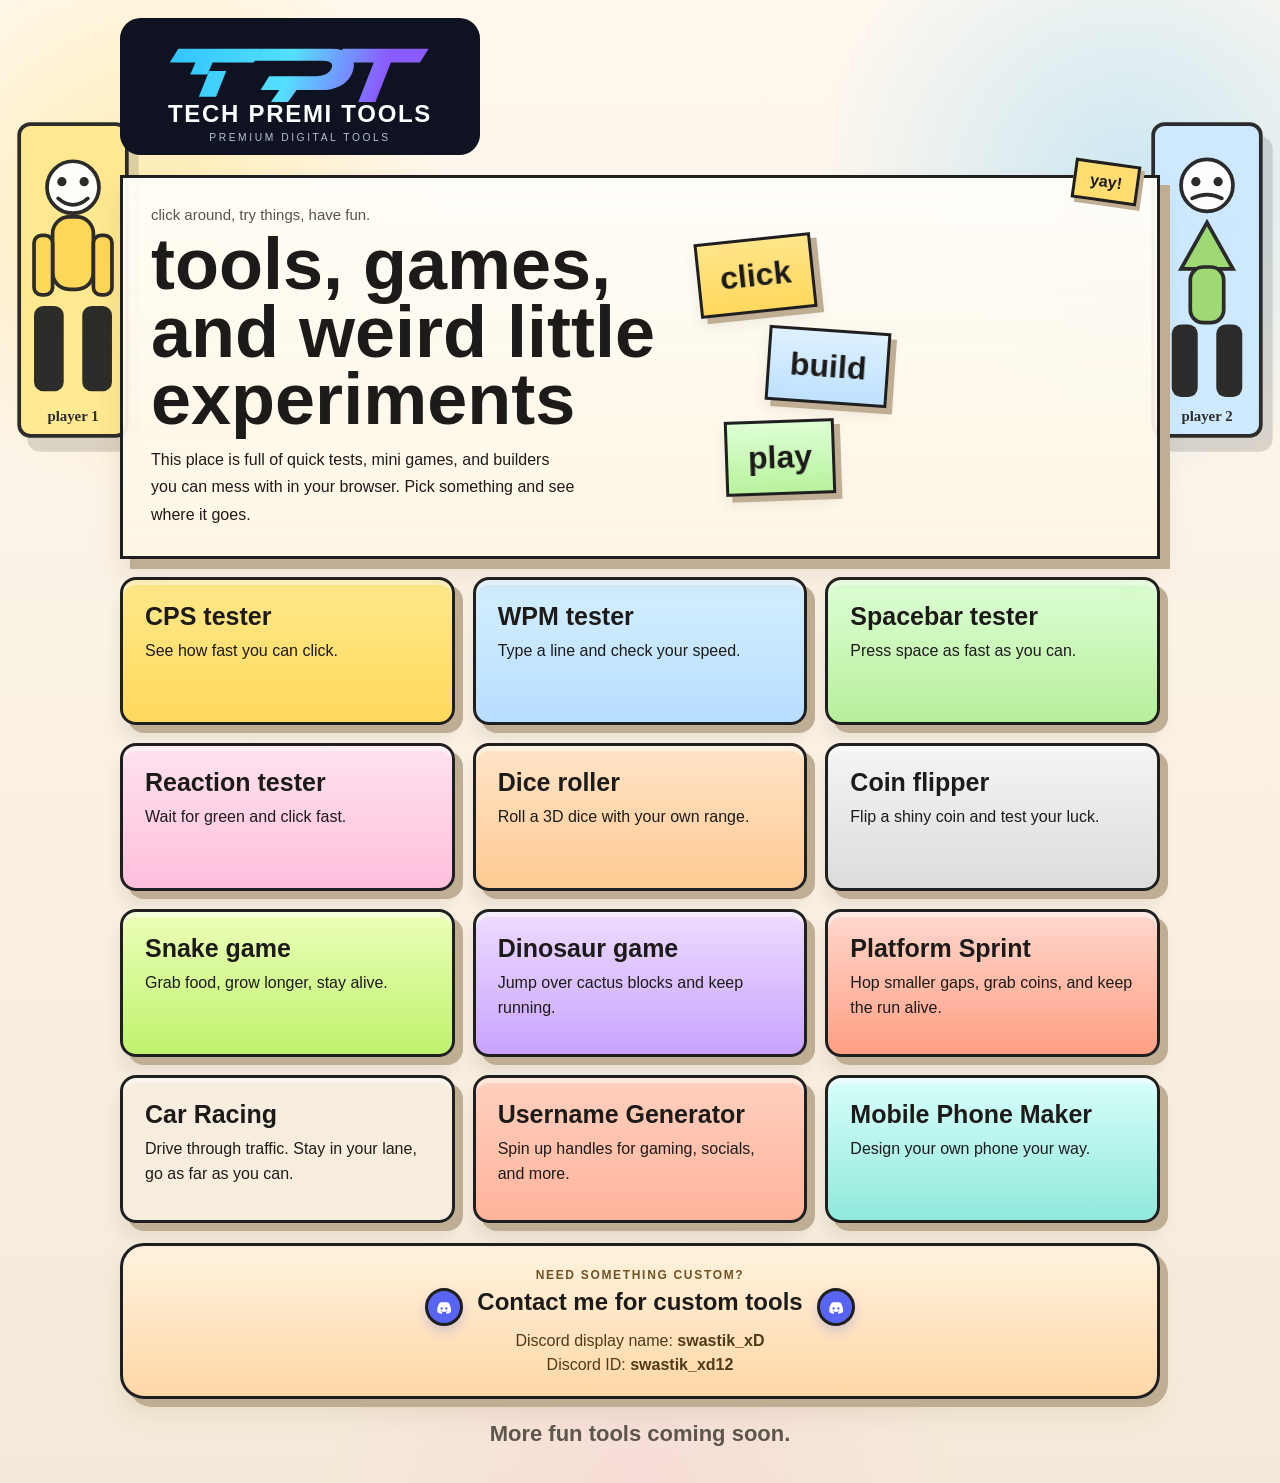
<file: index.html>
<!DOCTYPE html>
<html lang="en">
<head>
  <meta charset="UTF-8">
  <meta name="viewport" content="width=device-width, initial-scale=1.0">
  <title>Tech Premi Lab — Updated</title>
  <meta name="description" content="Tech Premi Lab is a colorful collection of fun tools, mini games, and creative builders.">
  <link rel="stylesheet" href="styles.css">
</head>
<body>
  <div class="page page-home">
    <header class="hero-header">
      <a class="home-brand logo-brand" href="index.html"><img class="site-logo" src="logo.svg" alt="Tech Premi Tools logo"></a>
    </header>

    <main>
      <section class="hero-board">
        <div class="hero-copy">
          <p class="tag-line">click around, try things, have fun.</p>
          <h1>tools, games, and weird little experiments</h1>
          <p class="hero-text">This place is full of quick tests, mini games, and builders you can mess with in your browser. Pick something and see where it goes.</p>
        </div>
        <div class="hero-doodles">
          <div class="doodle doodle-one">click</div>
          <div class="doodle doodle-two">build</div>
          <div class="doodle doodle-three">play</div>
        </div>
      </section>

      <section class="tool-wall">
        <a class="wall-card yellow" href="cps.html"><strong>CPS tester</strong><span>See how fast you can click.</span></a>
        <a class="wall-card blue" href="wpm.html"><strong>WPM tester</strong><span>Type a line and check your speed.</span></a>
        <a class="wall-card green" href="spacebar.html"><strong>Spacebar tester</strong><span>Press space as fast as you can.</span></a>
        <a class="wall-card pink" href="reaction.html"><strong>Reaction tester</strong><span>Wait for green and click fast.</span></a>
        <a class="wall-card orange" href="dice.html"><strong>Dice roller</strong><span>Roll a 3D dice with your own range.</span></a>
        <a class="wall-card gray" href="coin.html"><strong>Coin flipper</strong><span>Flip a shiny coin and test your luck.</span></a>
        <a class="wall-card lime" href="snake.html"><strong>Snake game</strong><span>Grab food, grow longer, stay alive.</span></a>
        <a class="wall-card purple" href="dinosaur.html"><strong>Dinosaur game</strong><span>Jump over cactus blocks and keep running.</span></a>
        <a class="wall-card red" href="mario.html"><strong>Platform Sprint</strong><span>Hop smaller gaps, grab coins, and keep the run alive.</span></a>
        <a class="wall-card crimson" href="car-racing.html"><strong>Car Racing</strong><span>Drive through traffic. Stay in your lane, go as far as you can.</span></a>
        <a class="wall-card coral" href="username-generator.html"><strong>Username Generator</strong><span>Spin up handles for gaming, socials, and more.</span></a>
        <a class="wall-card teal" href="mobile-maker.html"><strong>Mobile Phone Maker</strong><span>Design your own phone your way.</span></a>
      </section>

      <section class="contact-box">
        <p class="contact-kicker">Need something custom?</p>
        <div class="contact-title-row">
          <span class="discord-logo" aria-hidden="true"></span>
          <h2>Contact me for custom tools</h2>
          <span class="discord-logo" aria-hidden="true"></span>
        </div>
        <p class="contact-name">Discord display name: <strong>swastik_xD</strong></p>
        <p class="contact-id">Discord ID: <strong>swastik_xd12</strong></p>
      </section>

      <p class="coming-soon">More fun tools coming soon.</p>
    </main>
  </div>
</body>
</html>
</file>
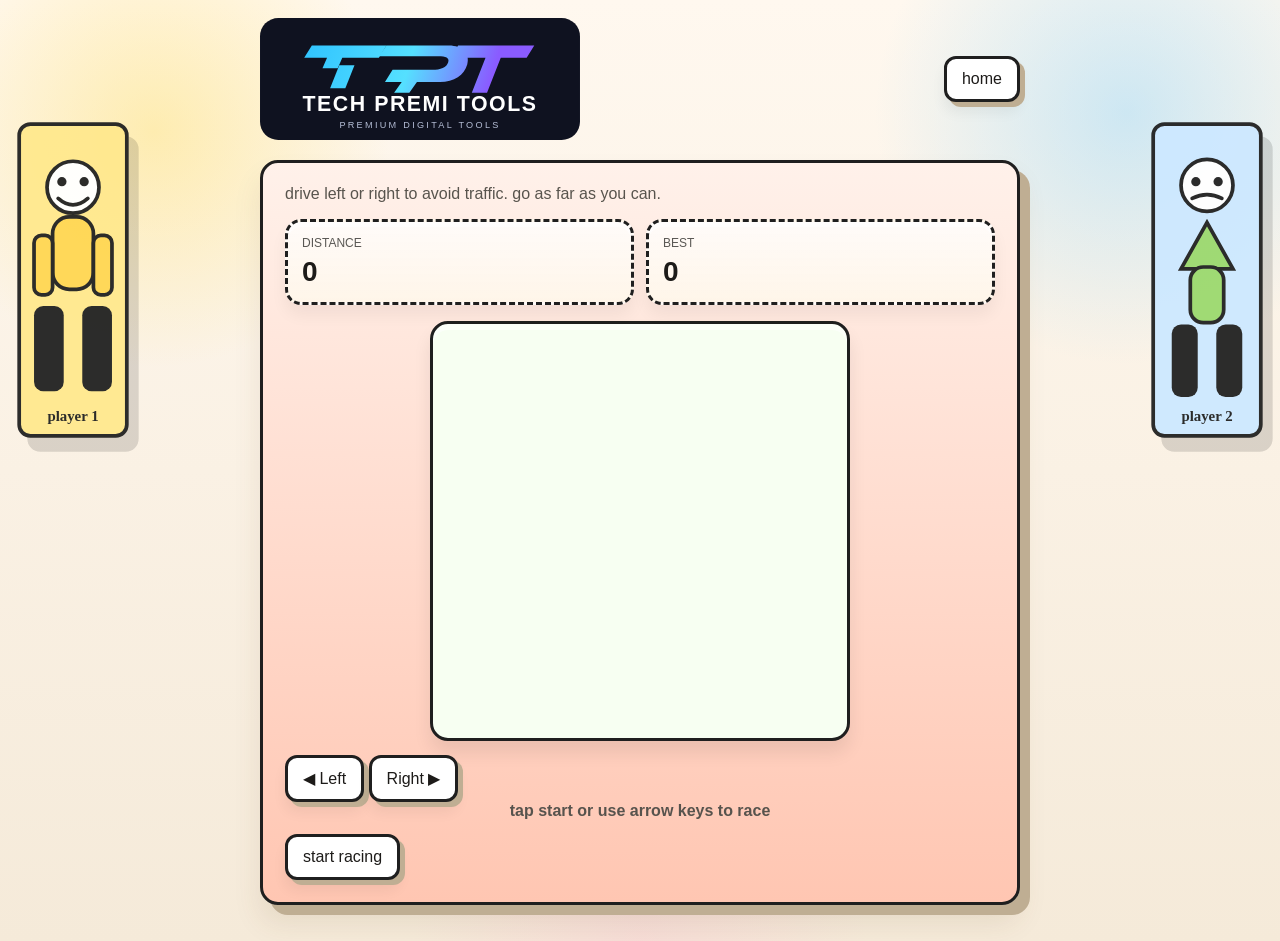
<file: car-racing.html>
<!DOCTYPE html>
<html lang="en">
<head>
  <meta charset="UTF-8">
  <meta name="viewport" content="width=device-width, initial-scale=1.0">
  <title>Car Racing | Tech Premi Lab</title>
  <link rel="stylesheet" href="styles.css">
</head>
<body>
  <div class="page tool-page">
    <header class="tool-header">
      <a class="home-brand logo-brand" href="index.html"><img class="site-logo" src="logo.svg" alt="Tech Premi Tools logo"></a>
      <a class="nav-back" href="index.html">home</a>
    </header>

    <main class="panel red-panel">
      <div class="tool-topline">
        <p>drive left or right to avoid traffic. go as far as you can.</p>
      </div>
      <div class="score-board score-board-two">
        <div><span>distance</span><strong id="racing-distance">0</strong></div>
        <div><span>best</span><strong id="racing-best">0</strong></div>
      </div>
      <canvas class="game-canvas racing-canvas" id="racing-canvas" width="320" height="480"></canvas>
      <div class="mobile-controls racing-controls">
        <button class="action-button touch-button" id="racing-left" type="button">◀ Left</button>
        <button class="action-button touch-button" id="racing-right" type="button">Right ▶</button>
      </div>
      <div class="game-note" id="racing-message">tap start or use arrow keys to race</div>
      <button class="action-button" id="racing-start" type="button">start racing</button>
    </main>
  </div>
  <script src="script.js"></script>
</body>
</html>
</file>
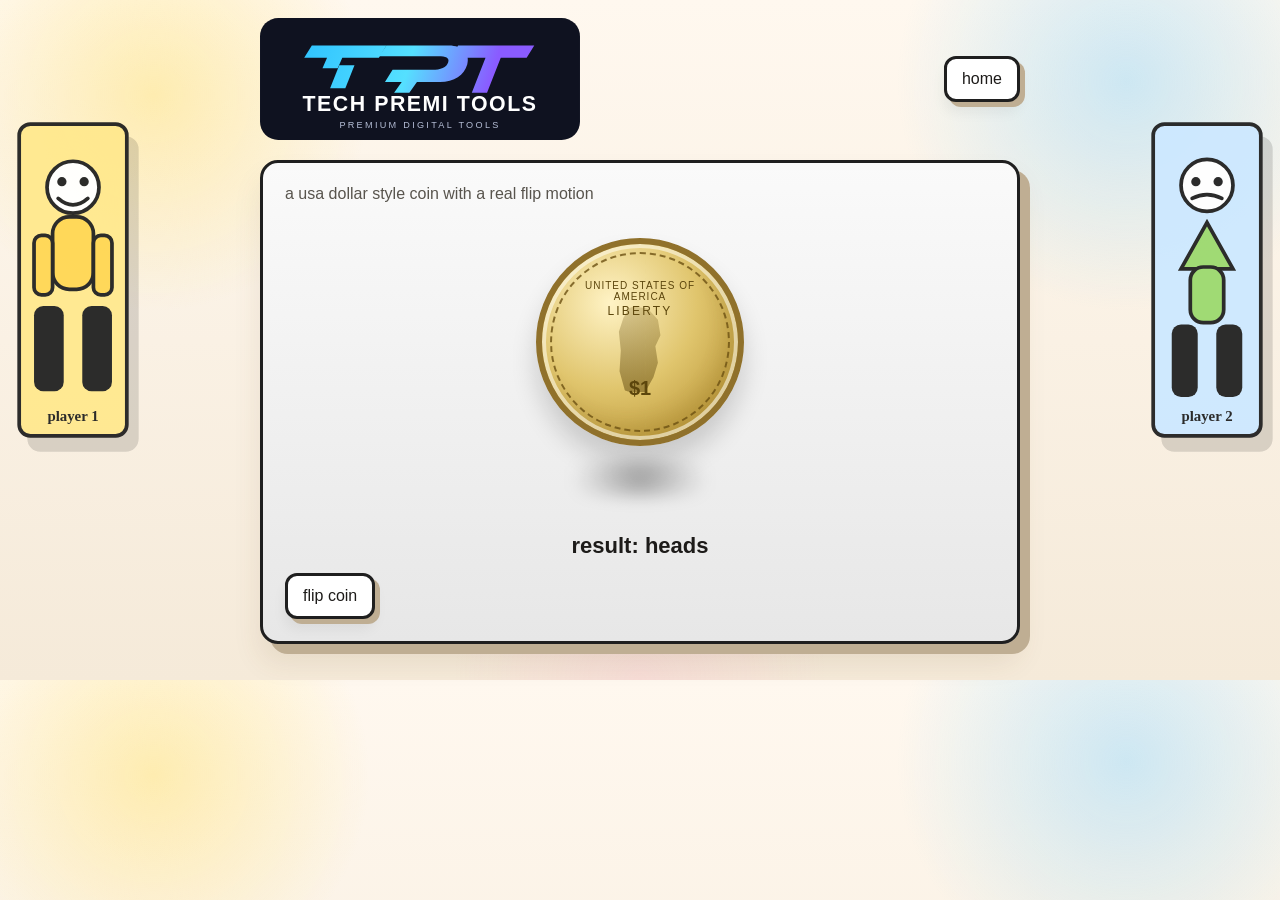
<file: coin.html>
<!DOCTYPE html>
<html lang="en">
<head>
  <meta charset="UTF-8">
  <meta name="viewport" content="width=device-width, initial-scale=1.0">
  <title>Coin Flipper | Tech Premi Lab</title>
  <link rel="stylesheet" href="styles.css">
</head>
<body>
  <div class="page tool-page">
    <header class="tool-header">
      <a class="home-brand logo-brand" href="index.html"><img class="site-logo" src="logo.svg" alt="Tech Premi Tools logo"></a>
      <a class="nav-back" href="index.html">home</a>
    </header>

    <main class="panel gray-panel">
      <div class="tool-topline">
        <p>a usa dollar style coin with a real flip motion</p>
      </div>
      <div class="coin-stage">
        <div class="coin-3d" id="coin-3d">
          <div class="coin-face coin-front">
            <div class="coin-rim"></div>
            <div class="coin-inner coin-dollar-front">
              <div class="coin-small-top">united states of america</div>
              <div class="coin-liberty">liberty</div>
              <div class="coin-profile"></div>
              <div class="coin-year">$1</div>
            </div>
          </div>
          <div class="coin-face coin-back">
            <div class="coin-rim"></div>
            <div class="coin-inner coin-dollar-back">
              <div class="coin-small-top">e pluribus unum</div>
              <div class="coin-eagle"></div>
              <div class="coin-stars">? ? ? ? ?</div>
              <div class="coin-year">one dollar</div>
            </div>
          </div>
        </div>
      </div>
      <div class="result-line">result: <strong id="coin-result">heads</strong></div>
      <button class="action-button" id="coin-flip" type="button">flip coin</button>
    </main>
  </div>
  <script src="script.js"></script>
</body>
</html>
</file>
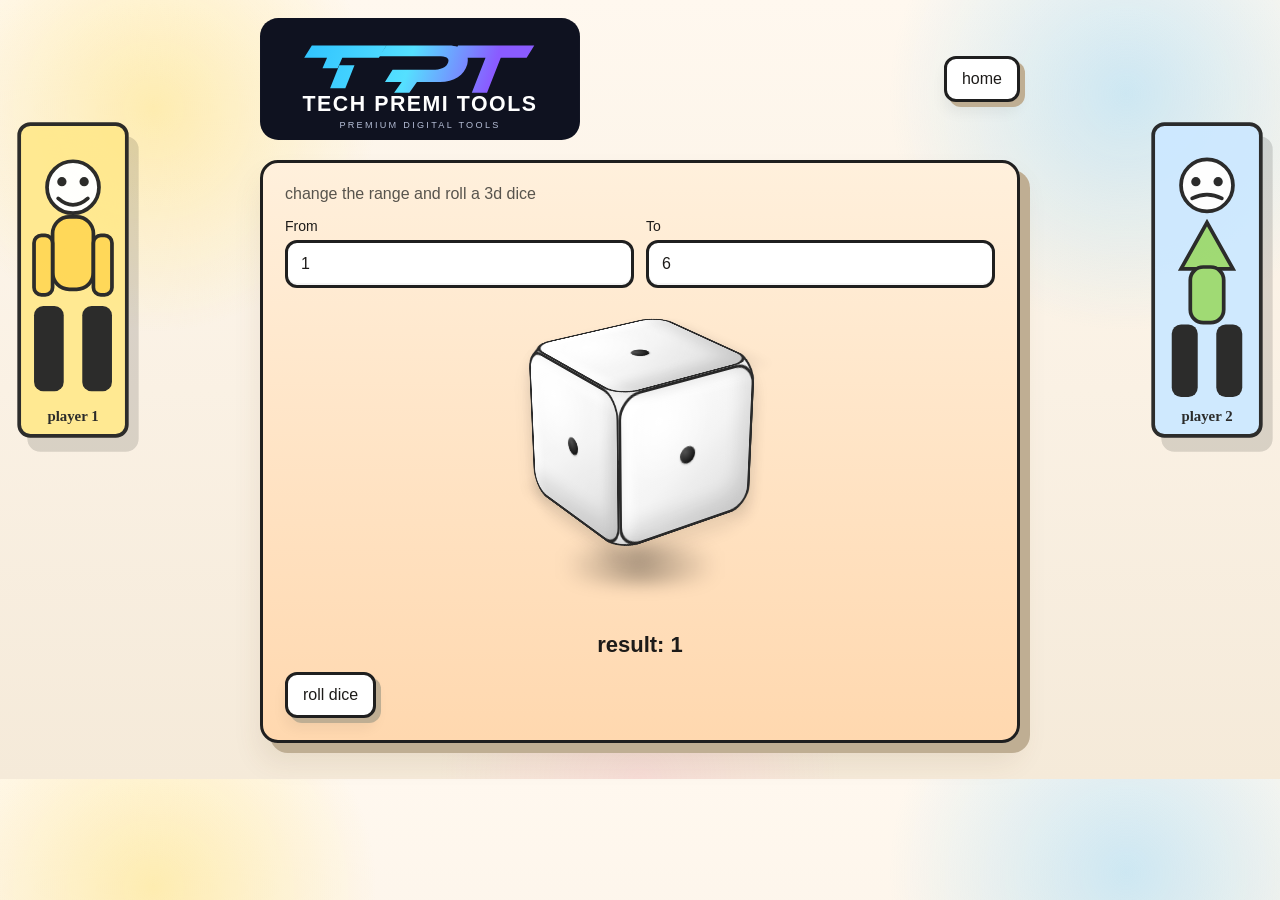
<file: dice.html>
<!DOCTYPE html>
<html lang="en">
<head>
  <meta charset="UTF-8">
  <meta name="viewport" content="width=device-width, initial-scale=1.0">
  <title>Dice Roller | Tech Premi Lab</title>
  <link rel="stylesheet" href="styles.css">
</head>
<body>
  <div class="page tool-page">
    <header class="tool-header">
      <a class="home-brand logo-brand" href="index.html"><img class="site-logo" src="logo.svg" alt="Tech Premi Tools logo"></a>
      <a class="nav-back" href="index.html">home</a>
    </header>

    <main class="panel orange-panel">
      <div class="tool-topline">
        <p>change the range and roll a 3d dice</p>
      </div>
      <div class="double-inputs">
        <div>
          <label for="dice-min">From</label>
          <input id="dice-min" type="number" value="1">
        </div>
        <div>
          <label for="dice-max">To</label>
          <input id="dice-max" type="number" value="6">
        </div>
      </div>
      <div class="dice-stage">
        <div class="dice-cube" id="dice-cube">
          <div class="face front"><div class="pip-face" id="dice-face-front"></div></div>
          <div class="face back"><div class="pip-face" id="dice-face-back"></div></div>
          <div class="face right"><div class="pip-face" id="dice-face-right"></div></div>
          <div class="face left"><div class="pip-face" id="dice-face-left"></div></div>
          <div class="face top"><div class="pip-face" id="dice-face-top"></div></div>
          <div class="face bottom"><div class="pip-face" id="dice-face-bottom"></div></div>
        </div>
      </div>
      <div class="result-line">result: <strong id="dice-result">1</strong></div>
      <button class="action-button" id="dice-roll" type="button">roll dice</button>
    </main>
  </div>
  <script src="script.js"></script>
</body>
</html>
</file>
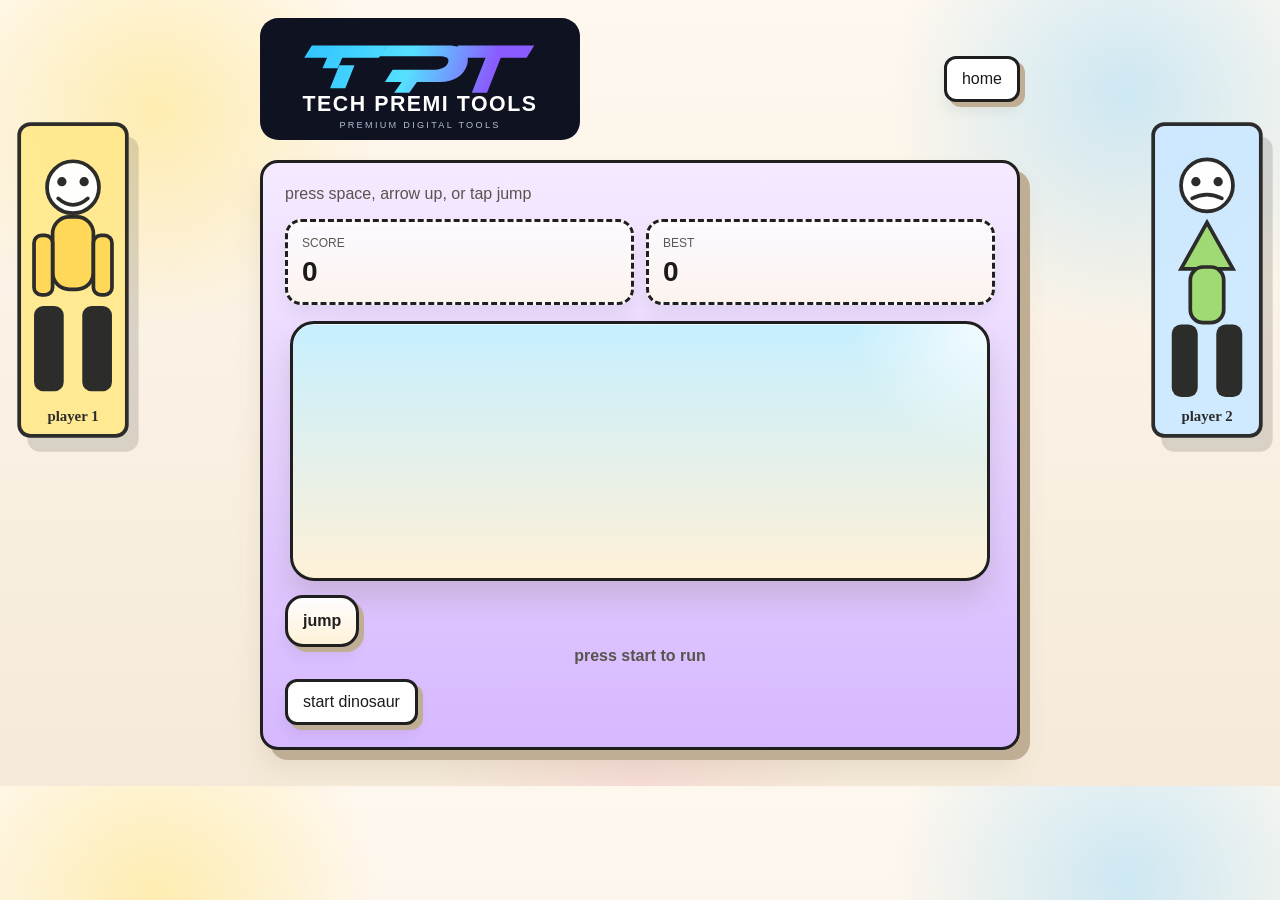
<file: dinosaur.html>
<!DOCTYPE html>
<html lang="en">
<head>
  <meta charset="UTF-8">
  <meta name="viewport" content="width=device-width, initial-scale=1.0">
  <title>Dinosaur Game | Tech Premi Lab</title>
  <link rel="stylesheet" href="styles.css">
</head>
<body>
  <div class="page tool-page">
    <header class="tool-header">
      <a class="home-brand logo-brand" href="index.html"><img class="site-logo" src="logo.svg" alt="Tech Premi Tools logo"></a>
      <a class="nav-back" href="index.html">home</a>
    </header>

    <main class="panel purple-panel">
      <div class="tool-topline">
        <p>press space, arrow up, or tap jump</p>
      </div>
      <div class="score-board score-board-two">
        <div><span>score</span><strong id="dino-score">0</strong></div>
        <div><span>best</span><strong id="dino-best">0</strong></div>
      </div>
      <canvas class="game-canvas dino-canvas" id="dino-canvas" width="700" height="260"></canvas>
      <button class="action-button touch-jump" id="dino-jump" type="button">jump</button>
      <div class="game-note" id="dino-message">press start to run</div>
      <button class="action-button" id="dino-start" type="button">start dinosaur</button>
    </main>
  </div>
  <script src="script.js"></script>
</body>
</html>
</file>
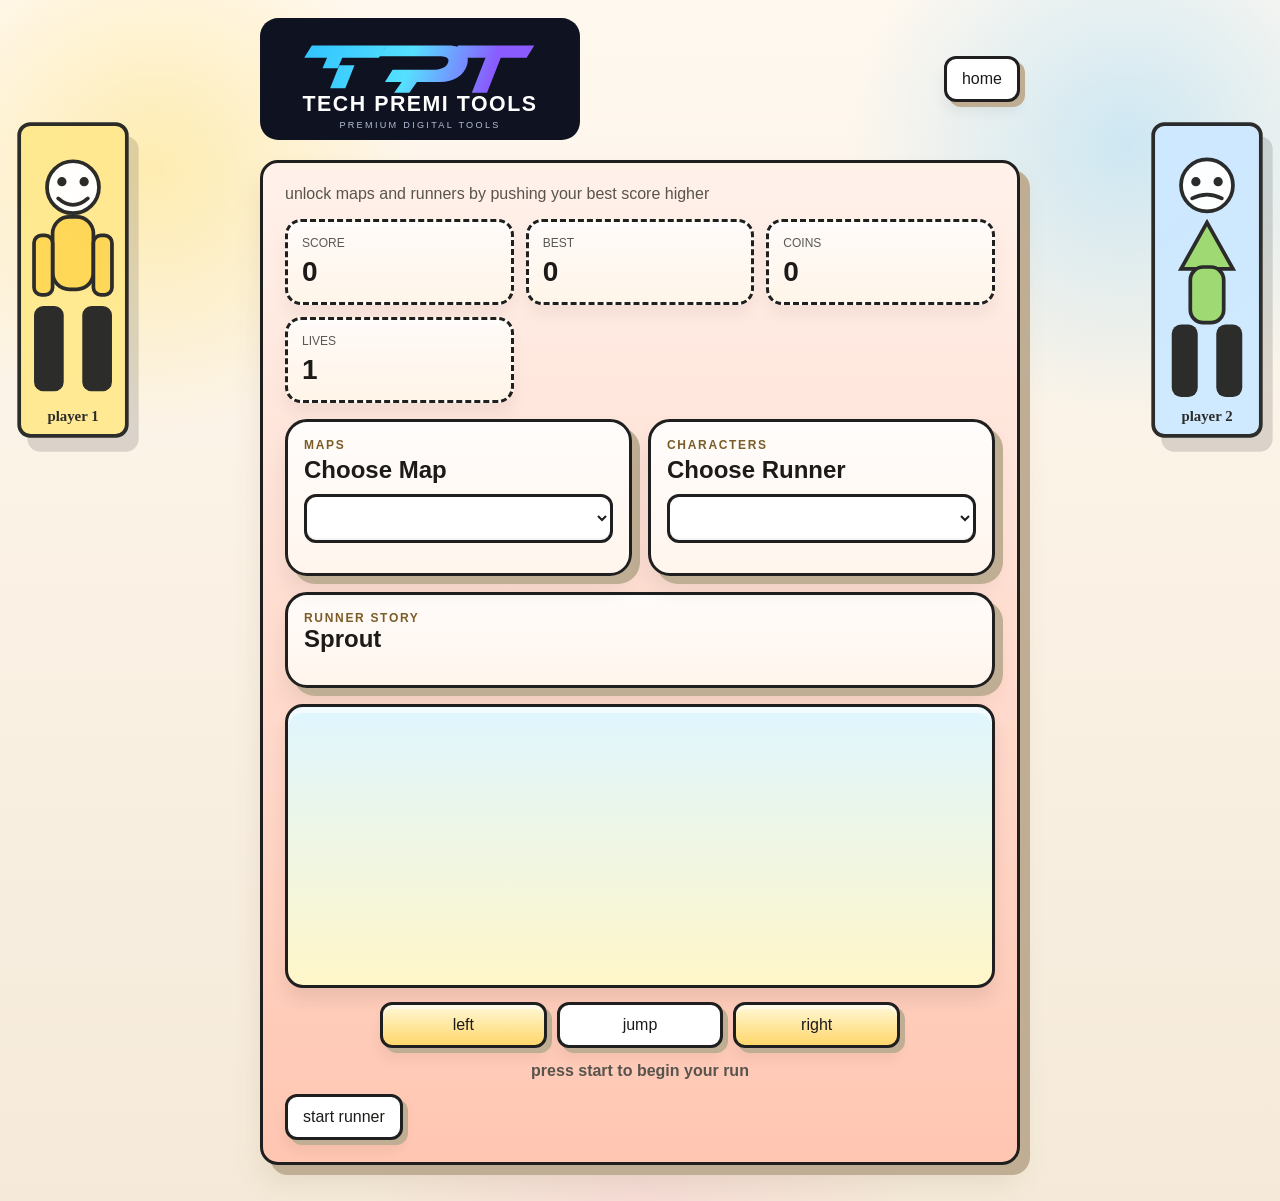
<file: mario.html>
<!DOCTYPE html>
<html lang="en">
<head>
  <meta charset="UTF-8">
  <meta name="viewport" content="width=device-width, initial-scale=1.0">
  <title>Platform Sprint | Tech Premi Lab</title>
  <link rel="stylesheet" href="styles.css">
</head>
<body>
  <div class="page tool-page">
    <header class="tool-header">
      <a class="home-brand logo-brand" href="index.html"><img class="site-logo" src="logo.svg" alt="Tech Premi Tools logo"></a>
      <a class="nav-back" href="index.html">home</a>
    </header>

    <main class="panel red-panel">
      <div class="tool-topline">
        <p>unlock maps and runners by pushing your best score higher</p>
      </div>
      <div class="score-board">
        <div><span>score</span><strong id="mario-score">0</strong></div>
        <div><span>best</span><strong id="mario-best">0</strong></div>
        <div><span>coins</span><strong id="mario-coins">0</strong></div><div><span>lives</span><strong id="mario-lives">1</strong></div>
      </div>

      <section class="unlock-board">
        <div class="unlock-box">
          <div class="unlock-head">
            <p class="leaderboard-kicker">Maps</p>
            <h2>Choose Map</h2>
          </div>
          <select class="field-input" id="mario-map-grid" aria-label="Choose map"></select>
        </div>
        <div class="unlock-box">
          <div class="unlock-head">
            <p class="leaderboard-kicker">Characters</p>
            <h2>Choose Runner</h2>
          </div>
          <select class="field-input" id="mario-character-grid" aria-label="Choose runner"></select>
        </div>
      </section>

      <section class="unlock-box mario-detail-card">
        <p class="leaderboard-kicker" id="mario-detail-kicker">Runner Story</p>
        <h2 id="mario-detail-title">Sprout</h2>
        <p id="mario-detail-look"></p>
        <p id="mario-detail-story"></p>
        <p id="mario-detail-power"></p>
      </section>

      <canvas class="game-canvas mario-canvas" id="mario-canvas" width="800" height="320"></canvas>
      <div class="mario-controls" aria-label="Platform Sprint touch controls">
        <button class="action-button secondary-button" id="mario-left" type="button">left</button>
        <button class="action-button" id="mario-jump" type="button">jump</button>
        <button class="action-button secondary-button" id="mario-right" type="button">right</button>
      </div>
      <div class="game-note" id="mario-message">press start to begin your run</div>
      <button class="action-button" id="mario-start" type="button">start runner</button>
    </main>
  </div>
  <script src="script.js"></script>
</body>
</html>
</file>
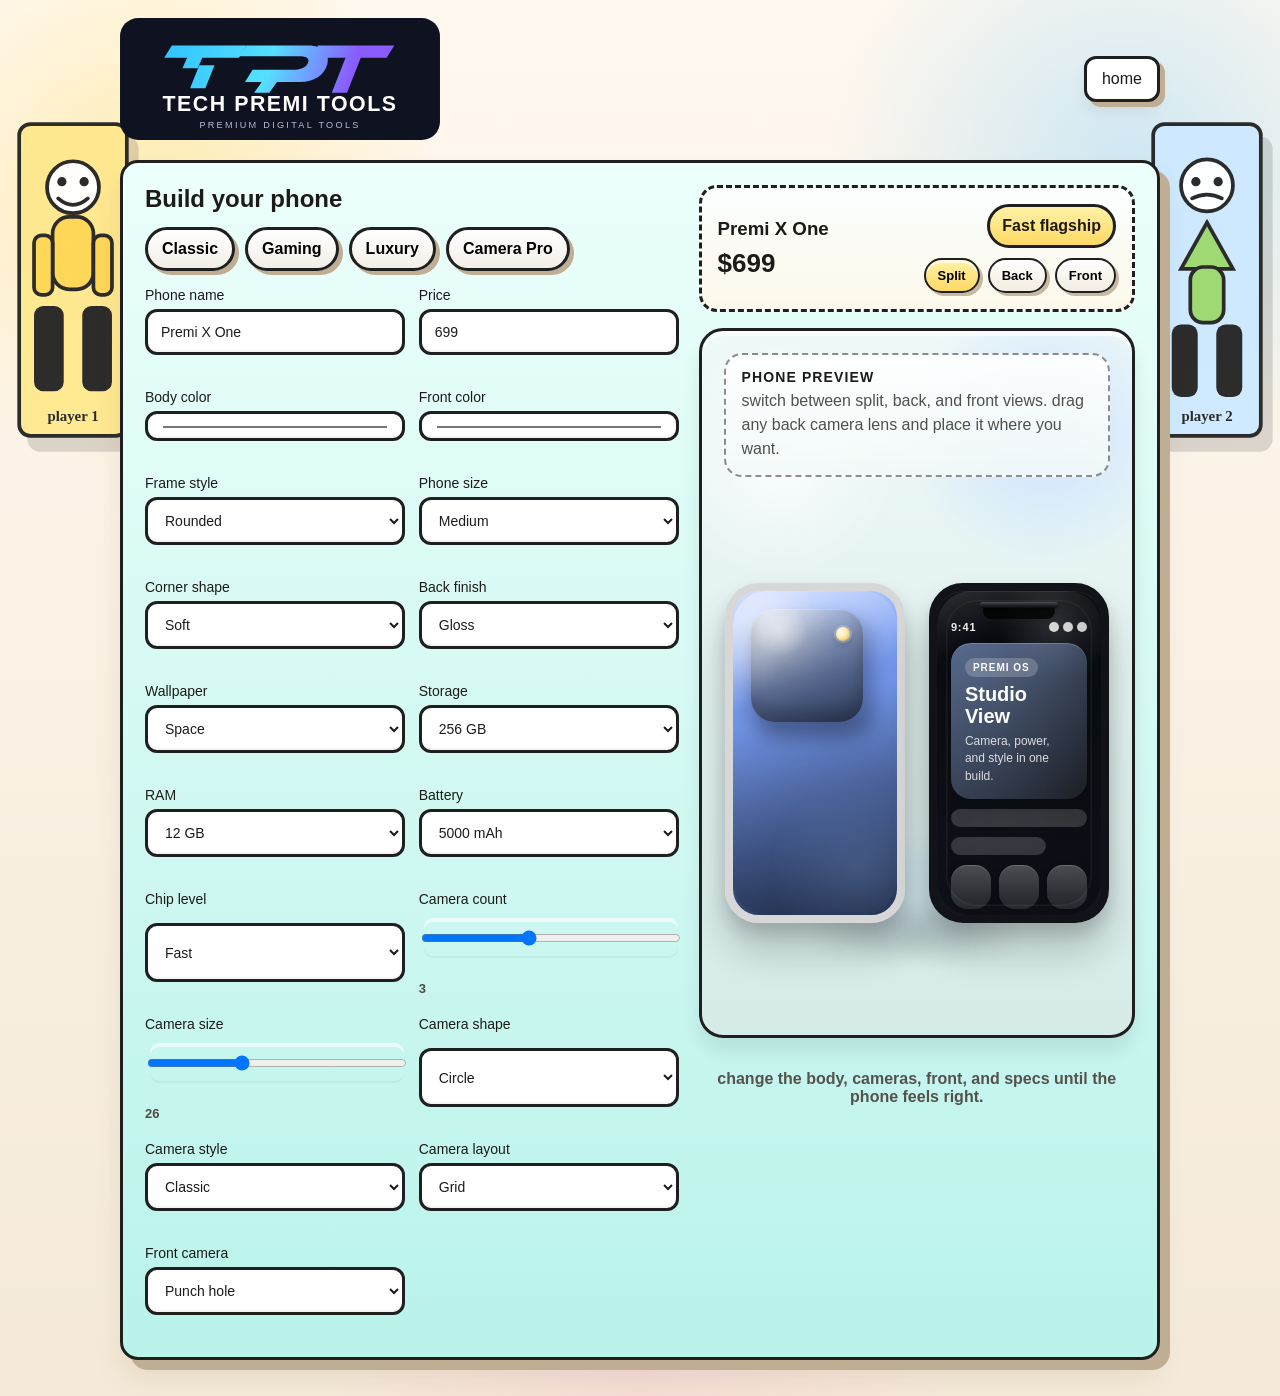
<file: mobile-maker.html>
<!DOCTYPE html>
<html lang="en">
<head>
  <meta charset="UTF-8">
  <meta name="viewport" content="width=device-width, initial-scale=1.0">
  <title>Mobile Phone Maker | Tech Premi Lab</title>
  <link rel="stylesheet" href="styles.css">
</head>
<body>
  <div class="page maker-page">
    <header class="tool-header">
      <a class="home-brand logo-brand" href="index.html"><img class="site-logo" src="logo.svg" alt="Tech Premi Tools logo"></a>
      <a class="nav-back" href="index.html">home</a>
    </header>

    <main class="panel teal-panel maker-layout" id="maker-layout">
      <section class="maker-controls" id="maker-controls">
        <h2>Build your phone</h2>

        <div class="preset-row">
          <button class="preset-chip" type="button" data-preset="classic">Classic</button>
          <button class="preset-chip" type="button" data-preset="gaming">Gaming</button>
          <button class="preset-chip" type="button" data-preset="luxury">Luxury</button>
          <button class="preset-chip" type="button" data-preset="camera">Camera Pro</button>
        </div>

        <div class="maker-grid maker-grid-advanced">
          <label>Phone name
            <input id="phone-name" type="text" value="Premi X One">
          </label>
          <label>Price
            <input id="phone-price" type="number" value="699" min="50" step="1">
          </label>
          <label>Body color
            <input id="phone-back-color" type="color" value="#4f7cff">
          </label>
          <label>Front color
            <input id="phone-front-color" type="color" value="#1a1a1a">
          </label>

          <label>Frame style
            <select id="phone-frame-style">
              <option value="flat">Flat</option>
              <option value="rounded" selected>Rounded</option>
              <option value="metal">Metal</option>
              <option value="chunky">Chunky</option>
            </select>
          </label>
          <label>Phone size
            <select id="phone-size">
              <option value="small">Small</option>
              <option value="medium" selected>Medium</option>
              <option value="large">Large</option>
              <option value="ultra">Ultra</option>
            </select>
          </label>
          <label>Corner shape
            <select id="phone-shape">
              <option value="soft" selected>Soft</option>
              <option value="round">Round</option>
              <option value="boxy">Boxy</option>
              <option value="pill">Pill</option>
            </select>
          </label>
          <label>Back finish
            <select id="phone-finish">
              <option value="gloss" selected>Gloss</option>
              <option value="matte">Matte</option>
              <option value="frost">Frost</option>
              <option value="carbon">Carbon</option>
            </select>
          </label>
          <label>Wallpaper
            <select id="phone-wallpaper">
              <option value="sunrise">Sunrise</option>
              <option value="space" selected>Space</option>
              <option value="gaming">Gaming</option>
              <option value="minimal">Minimal</option>
            </select>
          </label>
          <label>Storage
            <select id="phone-storage">
              <option value="128">128 GB</option>
              <option value="256" selected>256 GB</option>
              <option value="512">512 GB</option>
              <option value="1024">1 TB</option>
            </select>
          </label>
          <label>RAM
            <select id="phone-ram">
              <option value="8">8 GB</option>
              <option value="12" selected>12 GB</option>
              <option value="16">16 GB</option>
              <option value="24">24 GB</option>
            </select>
          </label>
          <label>Battery
            <select id="phone-battery">
              <option value="4200">4200 mAh</option>
              <option value="5000" selected>5000 mAh</option>
              <option value="5500">5500 mAh</option>
              <option value="6000">6000 mAh</option>
            </select>
          </label>
          <label>Chip level
            <select id="phone-chip">
              <option value="daily">Daily</option>
              <option value="fast" selected>Fast</option>
              <option value="pro">Pro</option>
              <option value="ultra">Ultra</option>
            </select>
          </label>
          <label>Camera count
            <input id="phone-camera-count" type="range" min="1" max="6" value="3">
            <span class="range-value" id="camera-count-value">3</span>
          </label>
          <label>Camera size
            <input id="phone-camera-size" type="range" min="18" max="42" value="26">
            <span class="range-value" id="camera-size-value">26</span>
          </label>
          <label>Camera shape
            <select id="phone-camera-shape">
              <option value="circle" selected>Circle</option>
              <option value="square">Square</option>
              <option value="pill">Pill</option>
              <option value="diamond">Diamond</option>
            </select>
          </label>
          <label>Camera style
            <select id="phone-camera-style">
              <option value="classic" selected>Classic</option>
              <option value="ring">Ring</option>
              <option value="gloss">Gloss</option>
              <option value="pro">Pro</option>
            </select>
          </label>
          <label>Camera layout
            <select id="phone-camera-layout">
              <option value="grid" selected>Grid</option>
              <option value="triangle">Triangle</option>
              <option value="stack">Stack</option>
              <option value="strip">Strip</option>
            </select>
          </label>
          <label>Front camera
            <select id="phone-front-camera">
              <option value="punch" selected>Punch hole</option>
              <option value="notch">Notch</option>
              <option value="pill">Pill</option>
              <option value="under">Under display</option>
            </select>
          </label>
        </div>
      </section>

      <section class="maker-preview-wrap">
        <div class="maker-meta advanced-meta"><button class="action-button maker-mobile-toggle" id="maker-mobile-toggle" type="button">Show controls</button>
          <div>
            <h3 id="preview-phone-name">Premi X One</h3>
            <p id="preview-phone-price">$699</p>
          </div>
          <div class="maker-meta-actions">
            <div class="rating-chip" id="preview-rating">Fast flagship</div>
            <div class="view-mode-row" aria-label="Phone view mode">
              <button class="view-mode-chip active" type="button" data-view="split">Split</button>
              <button class="view-mode-chip" type="button" data-view="back">Back</button>
              <button class="view-mode-chip" type="button" data-view="front">Front</button>
            </div>
          </div>
        </div>

        <div class="phone-stage advanced-stage">
          <div class="phone-stage-copy">
            <strong>Phone preview</strong>
            <span>switch between split, back, and front views. drag any back camera lens and place it where you want.</span>
          </div>
          <div class="phone-viewer" id="phone-viewer">
            <div class="phone-card split-view" id="phone-card">
              <div class="phone-floor-glow"></div>
              <div class="phone-floor-shadow"></div>
              <div class="phone-edge edge-left"></div>
              <div class="phone-edge edge-right"></div>
              <div class="phone-edge edge-top"></div>
              <div class="phone-edge edge-bottom"></div>
              <div class="phone-button power-button"></div>
              <div class="phone-button volume-button volume-up"></div>
              <div class="phone-button volume-button volume-down"></div>
              <div class="phone-port usb-port"></div>
              <div class="speaker-grille speaker-left"></div>
              <div class="speaker-grille speaker-right"></div>
              <div class="phone-back" id="phone-back">
                <div class="camera-bump-shadow"></div>
                <div class="camera-surface" id="camera-surface"></div>
                <div class="flash-dot"></div>
                <div class="brand-stamp" aria-hidden="true"></div>
              </div>
              <div class="phone-front" id="phone-front">
                <div class="top-speaker"></div>
                <div class="screen-notch" id="screen-notch"></div>
                <div class="screen-ui" id="screen-ui">
                  <div class="status-bar">
                    <span>9:41</span>
                    <div class="status-icons"><i></i><i></i><i></i></div>
                  </div>
                  <div class="hero-widget">
                    <span class="widget-label">Premi OS</span>
                    <strong>Studio View</strong>
                    <p>Camera, power, and style in one build.</p>
                  </div>
                  <div class="ui-row"></div>
                  <div class="ui-row short"></div>
                  <div class="widget-strip">
                    <span class="mini-widget"></span>
                    <span class="mini-widget"></span>
                    <span class="mini-widget"></span>
                  </div>
                  <div class="app-grid">
                    <span></span><span></span><span></span><span></span>
                    <span></span><span></span><span></span><span></span>
                  </div>
                  <div class="dock-row">
                    <span></span><span></span><span></span><span></span>
                  </div>
                </div>
              </div>
            </div>
          </div>
        </div>

        <div class="spec-strip" id="spec-strip"></div>
        <div class="maker-note">change the body, cameras, front, and specs until the phone feels right.</div>
      </section>
    </main>
  </div>
  <script src="script.js"></script>
</body>
</html>
</file>
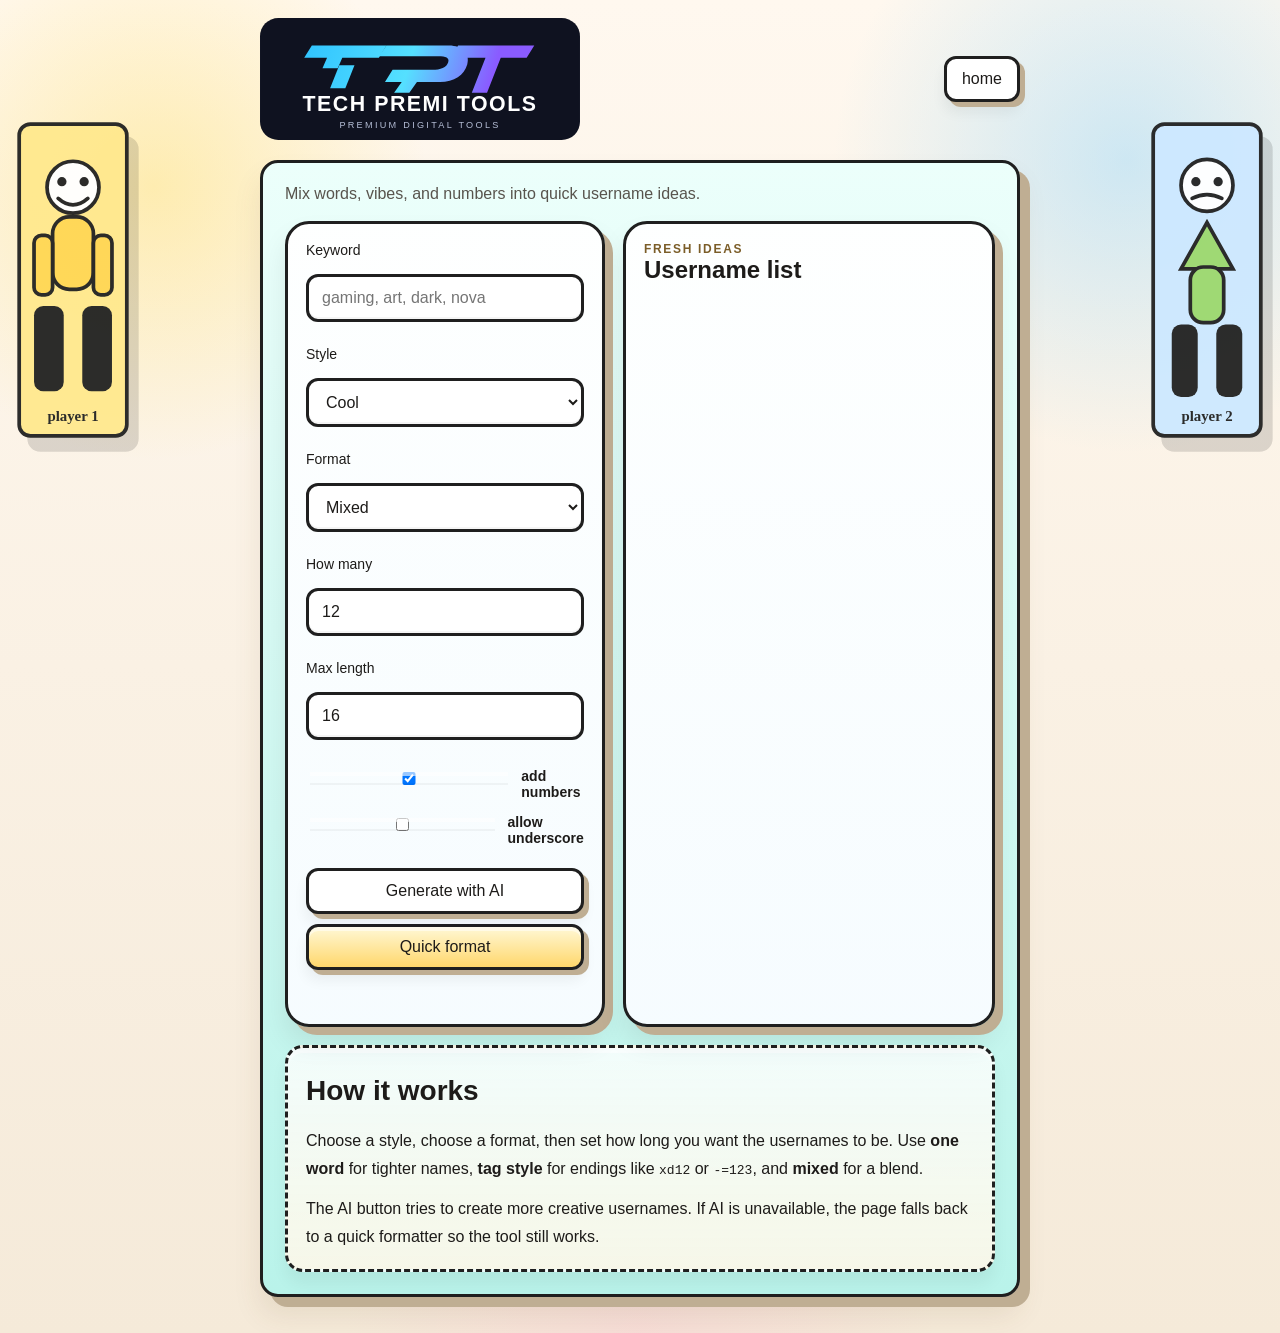
<file: username-generator.html>
<!DOCTYPE html>
<html lang="en">
<head>
  <meta charset="UTF-8">
  <meta name="viewport" content="width=device-width, initial-scale=1.0">
  <title>Username Generator | Tech Premi Lab</title>
  <link rel="stylesheet" href="styles.css">
</head>
<body>
  <div class="page tool-page">
    <header class="tool-header">
      <a class="home-brand logo-brand" href="index.html"><img class="site-logo" src="logo.svg" alt="Tech Premi Tools logo"></a>
      <a class="nav-back" href="index.html">home</a>
    </header>
    <main class="panel teal-panel">
      <div class="tool-topline">
        <p>Mix words, vibes, and numbers into quick username ideas.</p>
      </div>

      <section class="username-card" id="username-card">
        <div class="username-controls">
          <label for="username-keyword">Keyword</label>
          <input id="username-keyword" type="text" maxlength="18" placeholder="gaming, art, dark, nova">

          <label for="username-style">Style</label>
          <select id="username-style">
            <option value="cool">Cool</option>
            <option value="clean">Clean</option>
            <option value="cute">Cute</option>
            <option value="pro">Pro</option>
            <option value="chaotic">Chaotic</option>
          </select>

          <label for="username-format">Format</label>
          <select id="username-format">
            <option value="mixed">Mixed</option>
            <option value="oneword">One word</option>
            <option value="tag">Tag style</option>
          </select>

          <label for="username-count">How many</label>
          <input id="username-count" type="number" min="1" max="16" value="12">

          <label for="username-max-length">Max length</label>
          <input id="username-max-length" type="number" min="4" max="24" value="16">

          <div class="username-toggles">
            <label><input id="username-numbers" type="checkbox" checked> add numbers</label>
            <label><input id="username-underscore" type="checkbox"> allow underscore</label>
          </div>

          <div class="username-actions"><button class="action-button" id="username-generate" type="button">Generate with AI</button><button class="action-button secondary-button" id="username-generate-local" type="button">Quick format</button></div><p class="username-status" id="username-status"></p>
        </div>

        <div class="username-results-wrap">
          <div class="username-results-head">
            <div>
              <p class="leaderboard-kicker">Fresh ideas</p>
              <h2>Username list</h2>
            </div>
          </div>
          <div class="username-results" id="username-results"></div>
        </div>
      </section>

      <section class="article-box">
        <h2>How it works</h2>
        <p>Choose a style, choose a format, then set how long you want the usernames to be. Use <strong>one word</strong> for tighter names, <strong>tag style</strong> for endings like <code>xd12</code> or <code>-=123</code>, and <strong>mixed</strong> for a blend.</p>
        <p>The AI button tries to create more creative usernames. If AI is unavailable, the page falls back to a quick formatter so the tool still works.</p>
      </section>
    </main>
  </div>
  <script src="script.js"></script>
</body>
</html>
</file>
<file: styles.css>
* {
  box-sizing: border-box;
}

:root {
  --ink: #1d1b19;
  --paper: #fff7ea;
  --line: #1f1f1f;
  --shadow: #bfae93;
  --shadow-deep: #8f7b5e;
}

body {
  margin: 0;
  font-family: "Trebuchet MS", Verdana, sans-serif;
  color: var(--ink);
  background:
    radial-gradient(circle at 12% 14%, rgba(255, 224, 104, 0.45), transparent 17%),
    radial-gradient(circle at 88% 12%, rgba(112, 202, 255, 0.34), transparent 18%),
    radial-gradient(circle at 50% 100%, rgba(255, 151, 201, 0.16), transparent 20%),
    linear-gradient(180deg, #fff8ef 0%, #f5ead9 100%);
  overflow-x: hidden;
}

body::before,
body::after {
  content: "";
  position: fixed;
  top: 110px;
  width: 130px;
  height: 340px;
  z-index: 0;
  pointer-events: none;
  opacity: 0.94;
  filter: drop-shadow(10px 14px 0 rgba(0, 0, 0, 0.14));
}

body::before {
  left: 8px;
  background: url("data:image/svg+xml,%3Csvg xmlns='http://www.w3.org/2000/svg' viewBox='0 0 140 360'%3E%3Crect x='12' y='12' width='116' height='336' rx='12' fill='%23ffe88d' stroke='%231f1f1f' stroke-width='4'/%3E%3Ccircle cx='70' cy='80' r='28' fill='%23fff' stroke='%231f1f1f' stroke-width='4'/%3E%3Crect x='48' y='112' width='44' height='78' rx='18' fill='%23ffd651' stroke='%231f1f1f' stroke-width='4'/%3E%3Crect x='28' y='132' width='20' height='64' rx='8' fill='%23ffd651' stroke='%231f1f1f' stroke-width='4'/%3E%3Crect x='92' y='132' width='20' height='64' rx='8' fill='%23ffd651' stroke='%231f1f1f' stroke-width='4'/%3E%3Crect x='28' y='208' width='32' height='92' rx='10' fill='%231f1f1f'/%3E%3Crect x='80' y='208' width='32' height='92' rx='10' fill='%231f1f1f'/%3E%3Ccircle cx='58' cy='74' r='5' fill='%231f1f1f'/%3E%3Ccircle cx='82' cy='74' r='5' fill='%231f1f1f'/%3E%3Cpath d='M54 92 Q70 106 86 92' fill='none' stroke='%231f1f1f' stroke-width='4' stroke-linecap='round'/%3E%3Ctext x='70' y='332' font-family='Verdana' font-size='16' font-weight='700' text-anchor='middle' fill='%231f1f1f'%3Eplayer 1%3C/text%3E%3C/svg%3E") center/contain no-repeat;
}

body::after {
  right: 8px;
  background: url("data:image/svg+xml,%3Csvg xmlns='http://www.w3.org/2000/svg' viewBox='0 0 140 360'%3E%3Crect x='12' y='12' width='116' height='336' rx='12' fill='%23cce8ff' stroke='%231f1f1f' stroke-width='4'/%3E%3Ccircle cx='70' cy='78' r='28' fill='%23fff' stroke='%231f1f1f' stroke-width='4'/%3E%3Cpath d='M42 168 L70 118 L98 168 Z' fill='%239bd86d' stroke='%231f1f1f' stroke-width='4'/%3E%3Crect x='52' y='166' width='36' height='60' rx='14' fill='%239bd86d' stroke='%231f1f1f' stroke-width='4'/%3E%3Crect x='32' y='228' width='28' height='78' rx='10' fill='%231f1f1f'/%3E%3Crect x='80' y='228' width='28' height='78' rx='10' fill='%231f1f1f'/%3E%3Ccircle cx='58' cy='74' r='5' fill='%231f1f1f'/%3E%3Ccircle cx='82' cy='74' r='5' fill='%231f1f1f'/%3E%3Cpath d='M54 92 Q70 84 86 92' fill='none' stroke='%231f1f1f' stroke-width='4' stroke-linecap='round'/%3E%3Ctext x='70' y='332' font-family='Verdana' font-size='16' font-weight='700' text-anchor='middle' fill='%231f1f1f'%3Eplayer 2%3C/text%3E%3C/svg%3E") center/contain no-repeat;
}

.page {
  width: min(1040px, calc(100% - 24px));
  margin: 0 auto;
  padding: 18px 0 36px;
  position: relative;
  z-index: 1;
}

.page-home {
  max-width: 1080px;
}

.hero-header,
.tool-header {
  display: flex;
  align-items: center;
  justify-content: space-between;
  gap: 12px;
  margin-bottom: 20px;
}

.home-brand {
  display: inline-flex;
  align-items: center;
  gap: 12px;
  color: inherit;
  text-decoration: none;
}

.home-brand-mark {
  width: 58px;
  height: 58px;
  display: grid;
  place-items: center;
  border: 3px solid var(--line);
  background: linear-gradient(180deg, #ffffff 0%, #fff1d2 100%);
  font-weight: 900;
  box-shadow: 0 5px 0 #fff inset, 6px 6px 0 var(--shadow), 10px 12px 20px rgba(0, 0, 0, 0.08);
  transform: rotate(-4deg);
}

.overline {
  display: block;
  font-size: 11px;
  text-transform: uppercase;
  letter-spacing: 0.08em;
  color: #5e5b56;
}

.home-brand-text {
  display: block;
  font-size: 30px;
  font-weight: 900;
}

.hero-board,
.panel {
  border: 3px solid var(--line);
  background: linear-gradient(180deg, rgba(255, 253, 248, 0.96) 0%, rgba(255, 245, 228, 0.93) 100%);
  box-shadow: 10px 10px 0 var(--shadow), 0 18px 28px rgba(102, 71, 33, 0.1);
}

.hero-board {
  display: grid;
  grid-template-columns: 1.1fr 0.9fr;
  gap: 18px;
  padding: 28px;
  margin-bottom: 18px;
  position: relative;
}

.hero-board::after {
  content: "yay!";
  position: absolute;
  right: 18px;
  top: -16px;
  padding: 8px 14px;
  border: 3px solid var(--line);
  background: #ffdd71;
  box-shadow: 4px 4px 0 var(--shadow);
  font-weight: 900;
  transform: rotate(8deg);
}

.tag-line {
  margin: 0 0 8px;
  font-size: 15px;
  color: #57534d;
}

h1 {
  margin: 0 0 12px;
  font-size: clamp(2.3rem, 6vw, 4.5rem);
  line-height: 0.94;
}

h2 {
  margin: 0 0 12px;
}

.hero-text {
  margin: 0;
  max-width: 48ch;
  line-height: 1.7;
}

.hero-doodles {
  display: grid;
  gap: 16px;
  align-content: center;
}

.doodle {
  width: fit-content;
  padding: 16px 20px;
  border: 3px solid var(--line);
  background: #fff;
  font-size: 32px;
  font-weight: 900;
  box-shadow: 6px 6px 0 var(--shadow), 0 8px 14px rgba(0,0,0,0.08);
}

.doodle-one { background: linear-gradient(180deg, #ffe589 0%, #ffd85d 100%); transform: rotate(-6deg) translateZ(0); }
.doodle-two { background: linear-gradient(180deg, #ddf1ff 0%, #bfe0ff 100%); transform: rotate(4deg) translateZ(0); margin-left: 70px; }
.doodle-three { background: linear-gradient(180deg, #ddffd4 0%, #b9f29e 100%); transform: rotate(-2deg) translateZ(0); margin-left: 28px; }

.tool-wall {
  display: grid;
  grid-template-columns: repeat(3, minmax(0, 1fr));
  gap: 18px;
}

.wall-card {
  display: block;
  padding: 22px;
  min-height: 148px;
  color: inherit;
  text-decoration: none;
  border: 3px solid var(--line);
  border-radius: 16px;
  box-shadow: 0 5px 0 rgba(255,255,255,0.45) inset, 8px 8px 0 var(--shadow), 0 14px 18px rgba(0, 0, 0, 0.08);
  transition: transform 140ms ease, box-shadow 140ms ease;
}

.wall-card:hover {
  transform: translateY(-5px) rotate(-1deg);
  box-shadow: 0 5px 0 rgba(255,255,255,0.45) inset, 12px 12px 0 #bca98b, 0 18px 24px rgba(0, 0, 0, 0.1);
}

.wall-card strong {
  display: block;
  margin-bottom: 8px;
  font-size: 25px;
}

.wall-card span {
  display: block;
  line-height: 1.55;
}

.yellow { background: linear-gradient(180deg, #ffe98b 0%, #ffd95c 100%); }
.blue { background: linear-gradient(180deg, #d4efff 0%, #b8deff 100%); }
.green { background: linear-gradient(180deg, #ddffd6 0%, #b7ef9b 100%); }
.pink { background: linear-gradient(180deg, #ffe2ef 0%, #ffbfdc 100%); }
.orange { background: linear-gradient(180deg, #ffe4c7 0%, #ffca93 100%); }
.gray { background: linear-gradient(180deg, #f4f4f4 0%, #dcdcdc 100%); }
.red { background: linear-gradient(180deg, #ffd8ce 0%, #ff9f83 100%); }

.tool-page {
  max-width: 760px;
}

.nav-back,
.action-button,
select,
input,
textarea {
  border: 3px solid var(--line);
  background: #fff;
  color: var(--ink);
  font: inherit;
}

.nav-back,
.action-button {
  text-decoration: none;
  padding: 11px 15px;
  border-radius: 12px;
  box-shadow: 0 4px 0 rgba(255,255,255,0.5) inset, 5px 5px 0 var(--shadow), 0 10px 14px rgba(0,0,0,0.06);
}

.action-button:hover,
.nav-back:hover {
  transform: translateY(-2px);
}

.panel {
  padding: 22px;
  border-radius: 18px;
}

.yellow-panel { background: linear-gradient(180deg, #fff7cf 0%, #ffe89b 100%); }
.blue-panel { background: linear-gradient(180deg, #ebf6ff 0%, #cfe8ff 100%); }
.green-panel { background: linear-gradient(180deg, #ebffe2 0%, #c7f5b3 100%); }
.pink-panel { background: linear-gradient(180deg, #fff0f7 0%, #ffd4e7 100%); }
.orange-panel { background: linear-gradient(180deg, #fff0dc 0%, #ffd8af 100%); }
.gray-panel { background: linear-gradient(180deg, #fafafa 0%, #e7e7e7 100%); }
.red-panel { background: linear-gradient(180deg, #fff1ea 0%, #ffc6b2 100%); }

.tool-topline p {
  margin: 0 0 14px;
  color: #58544d;
}

label {
  display: inline-block;
  margin-bottom: 6px;
  font-size: 14px;
}

select,
input,
textarea {
  width: 100%;
  padding: 12px 13px;
  margin-bottom: 14px;
  border-radius: 12px;
  box-shadow: inset 0 4px 0 rgba(255,255,255,0.6), inset 0 -2px 0 rgba(0,0,0,0.04);
}

textarea {
  min-height: 150px;
  resize: vertical;
}

.score-board {
  display: grid;
  grid-template-columns: repeat(3, 1fr);
  gap: 12px;
  margin: 16px 0;
}

.score-board-two {
  grid-template-columns: repeat(2, 1fr);
}

.score-board div {
  padding: 14px;
  border: 3px dashed var(--line);
  border-radius: 16px;
  background: linear-gradient(180deg, rgba(255,255,255,0.76) 0%, rgba(255,248,235,0.8) 100%);
  box-shadow: 0 5px 0 rgba(255,255,255,0.55) inset, 0 10px 16px rgba(0,0,0,0.05);
}

.score-board span {
  display: block;
  margin-bottom: 6px;
  font-size: 12px;
  color: #5a5854;
  text-transform: uppercase;
}

.score-board strong {
  font-size: 28px;
}

.big-pad {
  width: 100%;
  min-height: 210px;
  border: 3px solid var(--line);
  border-radius: 22px;
  font: inherit;
  font-size: 32px;
  font-weight: 900;
  cursor: pointer;
  box-shadow: inset 0 6px 0 rgba(255,255,255,0.65), inset 0 -10px 0 rgba(0, 0, 0, 0.08), 0 14px 18px rgba(0,0,0,0.08);
  margin-bottom: 14px;
}

.yellow-pad { background: linear-gradient(180deg, #ffe589 0%, #ffd651 100%); }
.green-pad { background: linear-gradient(180deg, #cff5c7 0%, #aee79f 100%); }

.typing-card {
  min-height: 120px;
  padding: 18px;
  border: 3px dashed var(--line);
  border-radius: 18px;
  background: linear-gradient(180deg, rgba(255,255,255,0.78) 0%, rgba(255,248,235,0.86) 100%);
  line-height: 1.75;
  margin-bottom: 14px;
  box-shadow: 0 5px 0 rgba(255,255,255,0.5) inset, 0 10px 16px rgba(0,0,0,0.05);
}

.reaction-arena {
  min-height: 250px;
  display: grid;
  place-items: center;
  border: 3px solid var(--line);
  border-radius: 22px;
  background: linear-gradient(180deg, #f5f5f5 0%, #dfdfdf 100%);
  box-shadow: inset 0 6px 0 rgba(255,255,255,0.7), inset 0 -8px 0 rgba(0,0,0,0.05), 0 12px 18px rgba(0,0,0,0.08);
  font-size: 34px;
  font-weight: 900;
  cursor: pointer;
}

.reaction-arena.waiting {
  background: linear-gradient(180deg, #ffcaca 0%, #f3a3a3 100%);
}

.reaction-arena.ready {
  background: linear-gradient(180deg, #b5f0ac 0%, #7fda78 100%);
  animation: arena-glow 0.55s ease-in-out infinite alternate;
}

.double-inputs {
  display: grid;
  grid-template-columns: repeat(2, 1fr);
  gap: 12px;
}

.dice-stage,
.coin-stage {
  display: grid;
  place-items: center;
  min-height: 300px;
  margin: 14px 0 16px;
  perspective: 1200px;
}

.dice-stage::after {
  content: "";
  width: 210px;
  height: 38px;
  margin-top: -24px;
  border-radius: 50%;
  background: radial-gradient(circle, rgba(0, 0, 0, 0.32), transparent 72%);
  filter: blur(8px);
}

.dice-cube {
  position: relative;
  width: 158px;
  height: 158px;
  transform-style: preserve-3d;
  transform: rotateX(-26deg) rotateY(35deg) translateY(0);
}

.dice-cube.rolling {
  animation: dice-spin 1.35s cubic-bezier(0.22, 1, 0.36, 1);
}

.face {
  position: absolute;
  width: 158px;
  height: 158px;
  display: grid;
  place-items: center;
  border: 3px solid #2a2a2a;
  border-radius: 24px;
  background:
    radial-gradient(circle at 28% 22%, rgba(255, 255, 255, 0.98), rgba(255, 255, 255, 0.08) 38%),
    linear-gradient(145deg, #ffffff 0%, #f3f3f3 52%, #d7d7d7 100%);
  box-shadow:
    inset -12px -18px 22px rgba(0, 0, 0, 0.09),
    inset 10px 10px 14px rgba(255, 255, 255, 0.95),
    0 14px 22px rgba(0, 0, 0, 0.09);
}

.pip-face {
  width: 100%;
  height: 100%;
  padding: 20px;
  display: grid;
  grid-template-columns: repeat(3, 1fr);
  grid-template-rows: repeat(3, 1fr);
  gap: 10px;
}

.pip {
  width: 18px;
  height: 18px;
  border-radius: 50%;
  background: radial-gradient(circle at 35% 30%, #505050 0%, #111 75%);
  align-self: center;
  justify-self: center;
  box-shadow: inset 1px 1px 3px rgba(255, 255, 255, 0.15), 0 1px 2px rgba(0, 0, 0, 0.25);
}

.pip-number {
  grid-column: 1 / -1;
  grid-row: 1 / -1;
  align-self: center;
  justify-self: center;
  width: 88px;
  height: 88px;
  display: grid;
  place-items: center;
  border-radius: 50%;
  border: 3px solid #2c2c2c;
  background: linear-gradient(180deg, #fff 0%, #ececec 100%);
  box-shadow: inset 0 2px 4px rgba(255,255,255,0.8), inset 0 -4px 8px rgba(0,0,0,0.08);
  font-size: 36px;
  font-weight: 900;
}

.front { transform: translateZ(79px); }
.back { transform: rotateY(180deg) translateZ(79px); }
.right { transform: rotateY(90deg) translateZ(79px); }
.left { transform: rotateY(-90deg) translateZ(79px); }
.top { transform: rotateX(90deg) translateZ(79px); }
.bottom { transform: rotateX(-90deg) translateZ(79px); }

.result-line {
  margin-bottom: 14px;
  font-size: 22px;
  font-weight: 700;
  text-align: center;
}

.coin-stage::after {
  content: "";
  width: 190px;
  height: 34px;
  margin-top: -26px;
  border-radius: 50%;
  background: radial-gradient(circle, rgba(0, 0, 0, 0.3), transparent 70%);
  filter: blur(8px);
}

.coin-3d {
  position: relative;
  width: 208px;
  height: 208px;
  transform-style: preserve-3d;
}

.coin-3d::before {
  content: "";
  position: absolute;
  top: 8px;
  left: 99px;
  width: 10px;
  height: 192px;
  border-radius: 999px;
  background: repeating-linear-gradient(180deg, #8e6b17 0 4px, #f0d57d 4px 8px);
  box-shadow: inset 0 0 4px rgba(255,255,255,0.35);
  transform: rotateY(90deg) translateZ(5px);
}

.coin-3d.flipping {
  animation: coin-spin 1.2s cubic-bezier(0.2, 0.9, 0.3, 1);
}

.coin-face {
  position: absolute;
  inset: 0;
  border-radius: 50%;
  border: 6px solid #90712b;
  background: radial-gradient(circle at 35% 30%, #fff3c5 0%, #e0c56d 46%, #ab8322 100%);
  backface-visibility: hidden;
  box-shadow: 0 18px 26px rgba(0, 0, 0, 0.16), inset 0 0 0 4px rgba(255, 251, 236, 0.58), inset -12px -16px 18px rgba(99, 74, 10, 0.12);
}

.coin-back {
  transform: rotateY(180deg);
}

.coin-rim {
  position: absolute;
  inset: 8px;
  border-radius: 50%;
  border: 2px dashed rgba(108, 81, 18, 0.8);
}

.coin-inner {
  position: absolute;
  inset: 24px;
  border-radius: 50%;
  display: grid;
  place-items: center;
  text-align: center;
  color: #5b450c;
}

.coin-small-top {
  position: absolute;
  top: 12px;
  left: 14px;
  right: 14px;
  font-size: 10px;
  letter-spacing: 0.1em;
  text-transform: uppercase;
}

.coin-liberty {
  position: absolute;
  top: 36px;
  font-size: 12px;
  text-transform: uppercase;
  letter-spacing: 0.18em;
}

.coin-profile {
  width: 64px;
  height: 86px;
  border-radius: 46px 46px 38px 36px;
  background: linear-gradient(180deg, rgba(120, 94, 26, 0.24) 0%, rgba(95, 72, 15, 0.52) 100%);
  clip-path: polygon(35% 0%, 62% 3%, 78% 16%, 82% 34%, 74% 47%, 78% 66%, 71% 83%, 58% 100%, 27% 100%, 18% 76%, 20% 52%, 17% 30%, 24% 14%);
  margin-top: 14px;
}

.coin-year {
  position: absolute;
  bottom: 16px;
  font-size: 20px;
  font-weight: 900;
  text-transform: uppercase;
}

.coin-eagle {
  width: 94px;
  height: 54px;
  position: relative;
  margin-top: 8px;
}

.coin-eagle::before,
.coin-eagle::after {
  content: "";
  position: absolute;
  top: 8px;
  width: 42px;
  height: 26px;
  border-top: 5px solid rgba(92, 69, 11, 0.85);
}

.coin-eagle::before {
  left: 2px;
  border-left: 5px solid rgba(92, 69, 11, 0.85);
  transform: skewY(-18deg) rotate(-8deg);
}

.coin-eagle::after {
  right: 2px;
  border-right: 5px solid rgba(92, 69, 11, 0.85);
  transform: skewY(18deg) rotate(8deg);
}

.coin-stars {
  position: absolute;
  bottom: 42px;
  font-size: 12px;
  letter-spacing: 0.1em;
}

.article-box {
  margin-top: 18px;
  padding: 18px;
  border: 3px dashed var(--line);
  border-radius: 18px;
  background: linear-gradient(180deg, rgba(255,255,255,0.78) 0%, rgba(255,247,232,0.88) 100%);
  box-shadow: 0 5px 0 rgba(255,255,255,0.55) inset, 0 12px 16px rgba(0,0,0,0.05);
  line-height: 1.75;
}

.article-box h2 {
  margin: 0 0 12px;
  font-size: 28px;
}

.article-box p {
  margin: 0 0 12px;
}

.article-box p:last-child {
  margin-bottom: 0;
}

@keyframes dice-spin {
  0% { transform: rotateX(-26deg) rotateY(35deg) translateY(0); }
  35% { transform: rotateX(260deg) rotateY(220deg) rotateZ(140deg) translateY(-12px) scale(1.1); }
  70% { transform: rotateX(460deg) rotateY(420deg) rotateZ(260deg) translateY(8px) scale(0.96); }
  100% { transform: rotateX(var(--dice-x, -26deg)) rotateY(var(--dice-y, 35deg)) rotateZ(0deg) translateY(0); }
}

@keyframes coin-spin {
  0% { transform: rotateY(0deg) rotateX(0deg) translateY(0); }
  50% { transform: rotateY(720deg) rotateX(26deg) translateY(-12px) scale(1.06); }
  100% { transform: rotateY(var(--coin-rotation, 1080deg)) rotateX(0deg) translateY(0); }
}

@keyframes arena-glow {
  from { transform: scale(1); }
  to { transform: scale(1.02); }
}

@media (max-width: 1180px) {
  body::before,
  body::after {
    opacity: 0.45;
    width: 96px;
    height: 260px;
  }
}

@media (max-width: 900px) {
  body::before,
  body::after {
    display: none;
  }
}

@media (max-width: 760px) {
  .hero-board,
  .tool-wall,
  .score-board,
  .double-inputs {
    grid-template-columns: 1fr;
  }

  .hero-header,
  .tool-header {
    flex-direction: column;
    align-items: flex-start;
  }

  .home-brand-text {
    font-size: 24px;
  }

  .reaction-arena {
    font-size: 28px;
  }
}

.lime { background: linear-gradient(180deg, #ecffb9 0%, #bff26d 100%); }
.purple { background: linear-gradient(180deg, #eddcff 0%, #c9a3ff 100%); }
.lime-panel { background: linear-gradient(180deg, #f4ffd8 0%, #d7f49d 100%); }
.purple-panel { background: linear-gradient(180deg, #f5eaff 0%, #d6b8ff 100%); }

.game-canvas {
  width: 100%;
  max-width: 420px;
  aspect-ratio: 1 / 1;
  display: block;
  margin: 0 auto 14px;
  border: 3px solid var(--line);
  border-radius: 18px;
  background: #f7fff2;
  box-shadow: inset 0 6px 0 rgba(255,255,255,0.6), 0 12px 18px rgba(0,0,0,0.08);
}

.dino-canvas {
  max-width: 700px;
  aspect-ratio: 35 / 13;
  background: linear-gradient(180deg, #eef7ff 0%, #fff8ea 100%);
}

.game-note {
  margin: 0 0 14px;
  text-align: center;
  font-weight: 700;
  color: #57534d;
}

.teal { background: linear-gradient(180deg, #d9fffb 0%, #8fe9db 100%); }
.teal-panel { background: linear-gradient(180deg, #ecfffb 0%, #b9f3ea 100%); }

.maker-page {
  max-width: 1100px;
}

.maker-layout {
  display: grid;
  grid-template-columns: 1.1fr 0.9fr;
  gap: 20px;
}

.maker-controls h2 {
  margin: 0 0 14px;
}

.maker-grid {
  display: grid;
  grid-template-columns: repeat(2, minmax(0, 1fr));
  gap: 14px;
}

.maker-grid label {
  display: grid;
  gap: 6px;
}

.range-value {
  font-size: 13px;
  font-weight: 700;
  color: #4f4b45;
}

.maker-preview-wrap {
  display: grid;
  gap: 16px;
  align-content: start;
}

.maker-meta {
  padding: 16px;
  border: 3px dashed var(--line);
  border-radius: 18px;
  background: linear-gradient(180deg, rgba(255,255,255,0.8) 0%, rgba(255,247,232,0.88) 100%);
}

.maker-meta h3,
.maker-meta p {
  margin: 0;
}

.maker-meta p {
  margin-top: 8px;
  font-size: 26px;
  font-weight: 900;
}

.phone-stage {
  padding: 22px;
  border: 3px solid var(--line);
  border-radius: 24px;
  background: linear-gradient(180deg, #f4fffd 0%, #d9f5ef 100%);
  box-shadow: inset 0 5px 0 rgba(255,255,255,0.7), 0 14px 18px rgba(0,0,0,0.08);
}

.phone-card {
  display: grid;
  grid-template-columns: 1fr 1fr;
  gap: 18px;
  justify-items: center;
  align-items: center;
}

.phone-back,
.phone-front {
  position: relative;
  width: 180px;
  height: 340px;
  border: 8px solid #d7d7d7;
  border-radius: 34px;
  box-shadow: 0 8px 0 rgba(255,255,255,0.55) inset, 0 20px 26px rgba(0,0,0,0.12);
}

.phone-back {
  background: linear-gradient(180deg, #6694ff 0%, #3f63c8 100%);
  overflow: hidden;
}

.phone-front {
  background: linear-gradient(180deg, #1b1b1b 0%, #2f2f2f 100%);
  overflow: hidden;
}

.camera-island {
  position: absolute;
  top: 18px;
  left: 18px;
  width: 92px;
  min-height: 92px;
  padding: 10px;
  display: grid;
  grid-template-columns: repeat(2, minmax(0, 1fr));
  gap: 10px;
  border-radius: 24px;
  background: rgba(245, 245, 245, 0.28);
  backdrop-filter: blur(8px);
  box-shadow: inset 0 3px 0 rgba(255,255,255,0.5), 0 10px 14px rgba(0,0,0,0.14);
}

.camera-lens {
  background: radial-gradient(circle at 35% 30%, #555 0%, #111 70%);
  border: 4px solid rgba(255,255,255,0.35);
  box-shadow: inset 0 2px 4px rgba(255,255,255,0.22), 0 3px 5px rgba(0,0,0,0.22);
}

.camera-lens.circle { border-radius: 50%; }
.camera-lens.square { border-radius: 12px; }
.camera-lens.pill { border-radius: 999px; }
.camera-lens.diamond { transform: rotate(45deg); border-radius: 10px; }

.camera-lens.ring { background: radial-gradient(circle, #111 38%, #dcdcdc 40%, #444 62%, #111 74%); }
.camera-lens.gloss { background: radial-gradient(circle at 30% 28%, #9dd1ff 0%, #26415f 30%, #111 72%); }
.camera-lens.pro { box-shadow: inset 0 2px 4px rgba(255,255,255,0.22), 0 0 0 3px rgba(241,206,103,0.55), 0 4px 8px rgba(0,0,0,0.24); }

.brand-stamp {
  position: absolute;
  right: 18px;
  bottom: 20px;
  font-size: 28px;
  font-weight: 900;
  color: rgba(255,255,255,0.72);
  letter-spacing: 0.08em;
}

.screen-notch {
  position: absolute;
  top: 12px;
  left: 50%;
  width: 72px;
  height: 16px;
  transform: translateX(-50%);
  border-radius: 999px;
  background: rgba(0,0,0,0.75);
}

.screen-ui {
  padding: 34px 14px 14px;
}

.ui-row {
  height: 18px;
  margin-bottom: 10px;
  border-radius: 999px;
  background: rgba(255,255,255,0.14);
}

.ui-row.short {
  width: 70%;
}

.app-grid {
  display: grid;
  grid-template-columns: repeat(4, 1fr);
  gap: 10px;
  margin-top: 20px;
}

.app-grid span {
  height: 42px;
  border-radius: 14px;
  background: linear-gradient(180deg, rgba(255,255,255,0.32) 0%, rgba(255,255,255,0.12) 100%);
}

.maker-note {
  text-align: center;
  font-weight: 700;
  color: #55514c;
}

@media (max-width: 900px) {
  .maker-layout,
  .maker-grid,
  .phone-card {
    grid-template-columns: 1fr;
  }
}

.maker-grid-advanced {
  grid-template-columns: repeat(2, minmax(0, 1fr));
}

.preset-row {
  display: flex;
  flex-wrap: wrap;
  gap: 10px;
  margin-bottom: 16px;
}

.preset-chip {
  padding: 10px 14px;
  border: 3px solid var(--line);
  border-radius: 999px;
  background: linear-gradient(180deg, #fff 0%, #f3efe7 100%);
  font: inherit;
  font-weight: 800;
  cursor: pointer;
  box-shadow: 0 4px 0 rgba(255,255,255,0.6) inset, 4px 4px 0 var(--shadow);
}

.advanced-meta {
  display: flex;
  align-items: center;
  justify-content: space-between;
  gap: 12px;
}

.rating-chip {
  padding: 10px 12px;
  border: 3px solid var(--line);
  border-radius: 999px;
  background: linear-gradient(180deg, #fff2a6 0%, #ffd964 100%);
  font-weight: 900;
  white-space: nowrap;
}

.advanced-stage {
  position: relative;
}

.flash-dot {
  position: absolute;
  top: 26px;
  right: 24px;
  width: 18px;
  height: 18px;
  border-radius: 50%;
  background: radial-gradient(circle, #fffed8 0%, #ffe48b 52%, #d6b143 100%);
  box-shadow: 0 0 0 3px rgba(255,255,255,0.28), 0 2px 5px rgba(0,0,0,0.2);
}

.spec-strip {
  display: grid;
  grid-template-columns: repeat(4, minmax(0, 1fr));
  gap: 10px;
}

.spec-pill {
  padding: 12px;
  border: 3px dashed var(--line);
  border-radius: 16px;
  background: linear-gradient(180deg, rgba(255,255,255,0.82) 0%, rgba(248,240,226,0.92) 100%);
  text-align: center;
  box-shadow: 0 5px 0 rgba(255,255,255,0.55) inset, 0 10px 14px rgba(0,0,0,0.05);
}

.spec-pill strong,
.spec-pill span {
  display: block;
}

.spec-pill span {
  font-size: 12px;
  color: #5d5851;
  text-transform: uppercase;
  margin-bottom: 6px;
}

.phone-back.glossy,
.phone-front.glossy {
  box-shadow: 0 8px 0 rgba(255,255,255,0.55) inset, 0 20px 26px rgba(0,0,0,0.12), inset 0 -16px 22px rgba(255,255,255,0.08);
}

.phone-back.matte,
.phone-front.matte {
  filter: saturate(0.9);
}

.phone-back.frost,
.phone-front.frost {
  background-image: linear-gradient(180deg, rgba(255,255,255,0.35) 0%, rgba(255,255,255,0.08) 100%);
}

.phone-back.carbon {
  background-image:
    linear-gradient(45deg, rgba(255,255,255,0.08) 25%, transparent 25%, transparent 50%, rgba(255,255,255,0.08) 50%, rgba(255,255,255,0.08) 75%, transparent 75%, transparent),
    linear-gradient(180deg, rgba(255,255,255,0.18) 0%, rgba(0,0,0,0.14) 100%);
  background-size: 12px 12px, 100% 100%;
}

.screen-ui.wallpaper-sunrise {
  background: linear-gradient(180deg, #ffcf7b 0%, #ff8fa7 60%, #7b7cff 100%);
}

.screen-ui.wallpaper-space {
  background:
    radial-gradient(circle at 25% 25%, #fff 0 2px, transparent 3px),
    radial-gradient(circle at 70% 38%, #fff 0 2px, transparent 3px),
    radial-gradient(circle at 55% 70%, #fff 0 2px, transparent 3px),
    linear-gradient(180deg, #0d0f26 0%, #1f2f61 100%);
}

.screen-ui.wallpaper-gaming {
  background: linear-gradient(135deg, #0d1b2f 0%, #6626ff 48%, #1de5c7 100%);
}

.screen-ui.wallpaper-minimal {
  background: linear-gradient(180deg, #eff2f7 0%, #d7deeb 100%);
}

.screen-notch.front-punch {
  width: 18px;
  height: 18px;
  border-radius: 50%;
  top: 16px;
  background: rgba(0,0,0,0.85);
}

.screen-notch.front-notch {
  width: 88px;
  height: 20px;
  border-radius: 0 0 16px 16px;
}

.screen-notch.front-pill {
  width: 86px;
  height: 18px;
  border-radius: 999px;
}

.screen-notch.front-under {
  width: 16px;
  height: 16px;
  border-radius: 50%;
  top: 16px;
  background: rgba(255,255,255,0.14);
  border: 1px solid rgba(255,255,255,0.16);
}

.camera-island.layout-grid {
  grid-template-columns: repeat(2, minmax(0, 1fr));
}

.camera-island.layout-triangle {
  grid-template-columns: repeat(2, minmax(0, 1fr));
}

.camera-island.layout-stack {
  grid-template-columns: 1fr;
}

.camera-island.layout-strip {
  grid-template-columns: repeat(3, minmax(0, 1fr));
  width: 128px !important;
}

.camera-island.layout-strip .camera-lens {
  justify-self: center;
}

@media (max-width: 900px) {
  .maker-grid-advanced,
  .spec-strip {
    grid-template-columns: 1fr;
  }

  .advanced-meta {
    align-items: flex-start;
    flex-direction: column;
  }
}

.coming-soon {
  margin: 22px 0 0;
  text-align: center;
  font-size: 22px;
  font-weight: 900;
  color: #5d564d;
}

.logo-brand {
  gap: 0;
}

.site-logo {
  display: block;
  width: min(320px, 72vw);
  height: auto;
}

.hero-header .site-logo {
  width: min(360px, 82vw);
}

.maker-meta-actions {
  display: grid;
  gap: 10px;
  justify-items: end;
}

.view-mode-row {
  display: flex;
  flex-wrap: wrap;
  justify-content: flex-end;
  gap: 8px;
}

.view-mode-chip {
  padding: 8px 12px;
  border: 2px solid var(--line);
  border-radius: 999px;
  background: linear-gradient(180deg, rgba(255,255,255,0.95) 0%, rgba(242,235,224,0.94) 100%);
  font: inherit;
  font-size: 13px;
  font-weight: 800;
  cursor: pointer;
  box-shadow: 0 3px 0 rgba(255,255,255,0.65) inset, 3px 3px 0 rgba(191,174,147,0.85);
}

.view-mode-chip.active {
  background: linear-gradient(180deg, #fff2a6 0%, #ffd964 100%);
}

.advanced-stage {
  display: grid;
  gap: 16px;
  overflow: hidden;
}

.phone-stage-copy {
  display: grid;
  gap: 4px;
  padding: 14px 16px;
  border: 2px dashed rgba(31,31,31,0.5);
  border-radius: 18px;
  background: linear-gradient(180deg, rgba(255,255,255,0.82) 0%, rgba(228,255,249,0.74) 100%);
}

.phone-stage-copy strong {
  font-size: 14px;
  text-transform: uppercase;
  letter-spacing: 0.08em;
}

.phone-stage-copy span {
  color: #50504b;
  line-height: 1.5;
}

.phone-viewer {
  min-height: 520px;
  display: grid;
  place-items: center;
  perspective: 1800px;
  perspective-origin: center 40%;
  touch-action: none;
  user-select: none;
}

.phone-viewer.dragging-phone,
.phone-viewer.dragging-lens {
  cursor: grabbing;
}

.phone-card {
  --phone-rotate-x: -14deg;
  --phone-rotate-y: -26deg;
  position: relative;
  width: min(100%, 440px);
  min-height: 440px;
  display: grid;
  place-items: center;
  transform-style: preserve-3d;
  transition: transform 280ms ease, gap 220ms ease;
}

.phone-card.split-view {
  grid-template-columns: repeat(2, minmax(0, 1fr));
  gap: 22px;
}

.phone-card.front-view,
.phone-card.back-view,
.phone-card.three-view {
  grid-template-columns: 1fr;
}

.phone-card.three-view {
  transform: rotateX(var(--phone-rotate-x)) rotateY(var(--phone-rotate-y));
}

.phone-back,
.phone-front {
  position: relative;
  overflow: hidden;
}

.phone-card.split-view .phone-back,
.phone-card.split-view .phone-front {
  transform: none;
}

.phone-card.back-view .phone-front,
.phone-card.front-view .phone-back {
  display: none;
}

.phone-card.back-view .phone-back,
.phone-card.front-view .phone-front {
  transform: translateZ(0);
}

.phone-card.three-view .phone-back,
.phone-card.three-view .phone-front {
  position: absolute;
  top: 50%;
  left: 50%;
  transform-style: preserve-3d;
}

.phone-card.three-view .phone-back {
  transform: translate3d(-50%, -50%, -14px) rotateY(180deg);
}

.phone-card.three-view .phone-front {
  transform: translate3d(-50%, -50%, 14px);
}

.phone-back::before,
.phone-front::before {
  content: "";
  position: absolute;
  inset: 0;
  border-radius: inherit;
  pointer-events: none;
}

.phone-back::before {
  background:
    radial-gradient(circle at 18% 12%, rgba(255,255,255,0.44) 0%, transparent 24%),
    linear-gradient(145deg, rgba(255,255,255,0.22) 0%, transparent 30%, rgba(0,0,0,0.12) 100%);
}

.phone-front::before {
  background:
    linear-gradient(145deg, rgba(255,255,255,0.14) 0%, transparent 22%, rgba(0,0,0,0.28) 100%),
    radial-gradient(circle at 70% 12%, rgba(255,255,255,0.12) 0%, transparent 22%);
}

.camera-surface {
  position: absolute;
  top: 16px;
  left: 16px;
  width: 44%;
  height: 34%;
  min-width: 112px;
  min-height: 112px;
  border: 2px solid var(--camera-accent, #7ef0d0);
  background: linear-gradient(180deg, rgba(255,255,255,0.22) 0%, rgba(255,255,255,0.08) 100%);
  backdrop-filter: blur(10px);
  box-shadow: inset 0 3px 0 rgba(255,255,255,0.4), 0 16px 20px rgba(0,0,0,0.16);
}

.draggable-lens {
  position: absolute;
  transform: translate3d(0, 0, 0);
  margin: 0;
  padding: 0;
  border-color: rgba(255,255,255,0.38);
  cursor: grab;
  touch-action: none;
}

.draggable-lens::after {
  content: "";
  position: absolute;
  inset: 22%;
  border-radius: inherit;
  background: radial-gradient(circle at 35% 35%, rgba(132,196,255,0.9) 0%, rgba(11,18,26,0.18) 34%, rgba(0,0,0,0.84) 100%);
}

.phone-card.three-view .draggable-lens {
  pointer-events: auto;
}

.phone-front .screen-ui {
  height: 100%;
}

.phone-front::after {
  content: "";
  position: absolute;
  inset: 10px;
  border-radius: inherit;
  border: 1px solid rgba(255,255,255,0.06);
  box-shadow: inset 0 0 0 1px rgba(255,255,255,0.05);
  pointer-events: none;
}

@media (max-width: 900px) {
  .advanced-meta {
    align-items: stretch;
  }

  .maker-meta-actions {
    justify-items: stretch;
  }

  .view-mode-row {
    justify-content: flex-start;
  }

  .phone-viewer {
    min-height: 480px;
  }

  .phone-card {
    width: 100%;
    min-height: 400px;
  }

  .phone-card.split-view {
    grid-template-columns: 1fr;
    gap: 18px;
  }
}

@media (max-width: 640px) {
  .page.maker-page {
    width: min(100% - 12px, 100%);
    padding-top: 12px;
  }

  .panel.maker-layout {
    padding: 14px;
    border-radius: 20px;
  }

  .maker-controls,
  .maker-preview-wrap {
    min-width: 0;
  }

  .preset-row {
    display: grid;
    grid-template-columns: repeat(2, minmax(0, 1fr));
  }

  .preset-chip,
  .view-mode-chip {
    min-height: 44px;
  }

  .maker-grid-advanced {
    grid-template-columns: 1fr;
    gap: 10px;
  }

  .phone-stage {
    padding: 14px;
    border-radius: 20px;
  }

  .phone-stage-copy {
    padding: 12px;
  }

  .phone-viewer {
    min-height: 420px;
  }

  .phone-card {
    min-height: 340px;
  }

  .phone-card.three-view {
    transform: rotateX(calc(var(--phone-rotate-x) * 0.9)) rotateY(var(--phone-rotate-y)) scale(0.92);
  }

  .spec-strip {
    grid-template-columns: repeat(2, minmax(0, 1fr));
  }

  .camera-surface {
    top: 14px;
    left: 14px;
    width: 46%;
    height: 36%;
    min-width: 100px;
    min-height: 100px;
  }
}


.phone-viewer.dragging-phone .phone-card {
  transition: none;
}


.phone-stage {
  background:
    radial-gradient(circle at top, rgba(255,255,255,0.7) 0%, rgba(255,255,255,0) 24%),
    linear-gradient(180deg, #edf8f7 0%, #cfe7e4 100%);
}

.phone-stage-copy {
  background: linear-gradient(180deg, rgba(255,255,255,0.92) 0%, rgba(242,249,248,0.86) 100%);
}

.phone-card {
  width: min(100%, 480px);
}

.phone-card.three-view {
  cursor: grab;
  transform: rotateX(var(--phone-rotate-x)) rotateY(var(--phone-rotate-y)) translateY(-8px);
}

.phone-back,
.phone-front {
  box-shadow:
    inset 0 1px 0 rgba(255,255,255,0.58),
    0 28px 48px rgba(0,0,0,0.22),
    0 10px 18px rgba(0,0,0,0.14);
}

.phone-back::after {
  content: "";
  position: absolute;
  inset: 0;
  border-radius: inherit;
  background:
    radial-gradient(circle at 20% 10%, rgba(255,255,255,0.42) 0%, transparent 26%),
    linear-gradient(160deg, rgba(255,255,255,0.18) 0%, transparent 38%, rgba(0,0,0,0.16) 100%);
  pointer-events: none;
}

.phone-front::before {
  background:
    linear-gradient(145deg, rgba(255,255,255,0.12) 0%, transparent 22%, rgba(0,0,0,0.34) 100%),
    radial-gradient(circle at 70% 12%, rgba(255,255,255,0.14) 0%, transparent 20%);
}

.camera-surface {
  top: 18px;
  left: 18px;
  width: 46%;
  height: 35%;
  border: 1px solid rgba(255,255,255,0.32);
  background:
    linear-gradient(145deg, rgba(255,255,255,0.22) 0%, rgba(114,120,126,0.26) 48%, rgba(26,29,33,0.32) 100%),
    linear-gradient(180deg, rgba(244,244,244,0.12) 0%, rgba(38,39,44,0.28) 100%);
  box-shadow:
    inset 0 1px 0 rgba(255,255,255,0.35),
    inset 0 -8px 18px rgba(0,0,0,0.18),
    0 18px 24px rgba(0,0,0,0.18);
}

.draggable-lens {
  border: 3px solid rgba(188,192,198,0.85);
  box-shadow:
    inset 0 1px 0 rgba(255,255,255,0.44),
    0 8px 14px rgba(0,0,0,0.22),
    0 0 0 1px rgba(42,44,48,0.32);
  background:
    radial-gradient(circle at 35% 35%, rgba(80,88,98,0.92) 0%, rgba(18,22,28,0.96) 60%, rgba(0,0,0,1) 100%);
}

.draggable-lens::before {
  content: "";
  position: absolute;
  inset: 14%;
  border-radius: inherit;
  border: 1px solid rgba(255,255,255,0.12);
  background: radial-gradient(circle at 32% 28%, rgba(104,184,255,0.4) 0%, rgba(8,14,20,0.1) 28%, rgba(0,0,0,0.82) 100%);
}

.draggable-lens::after {
  inset: 26%;
  background: radial-gradient(circle at 35% 35%, rgba(112,202,255,0.82) 0%, rgba(20,24,32,0.3) 30%, rgba(0,0,0,0.9) 100%);
}

.camera-lens.square,
.camera-lens.pill,
.camera-lens.diamond {
  border-width: 2px;
}

.flash-dot {
  top: 30px;
  right: 28px;
  width: 16px;
  height: 16px;
  background: radial-gradient(circle, #fffaf0 0%, #ffe69e 52%, #b58b27 100%);
  box-shadow: 0 0 0 2px rgba(255,255,255,0.28), 0 4px 8px rgba(0,0,0,0.24);
}

.brand-stamp {
  color: rgba(255,255,255,0.52);
  text-shadow: 0 1px 2px rgba(0,0,0,0.24);
}

.screen-ui.wallpaper-minimal {
  background:
    radial-gradient(circle at top, rgba(255,255,255,0.8) 0%, rgba(255,255,255,0) 28%),
    linear-gradient(180deg, #f5f7fb 0%, #d7deeb 100%);
}

.spec-pill {
  background: linear-gradient(180deg, rgba(255,255,255,0.92) 0%, rgba(243,239,232,0.95) 100%);
}

@media (max-width: 640px) {
  .phone-card.three-view {
    transform: rotateX(calc(var(--phone-rotate-x) * 0.9)) rotateY(var(--phone-rotate-y)) translateY(-4px) scale(0.92);
  }

  .camera-surface {
    top: 14px;
    left: 14px;
    width: 47%;
    height: 36%;
  }
}

.phone-card {
  --device-width: 180px;
  --device-height: 340px;
  --device-depth: 18px;
  --device-radius: 42px;
  --device-side-tone: linear-gradient(180deg, #cfd6de 0%, #9099a4 100%);
}

.phone-card.three-view {
  width: calc(var(--device-width) + 90px);
  min-height: calc(var(--device-height) + 90px);
  cursor: grab;
  transform: rotateX(var(--phone-rotate-x)) rotateY(var(--phone-rotate-y)) translateY(-8px);
}

.phone-card.split-view,
.phone-card.front-view,
.phone-card.back-view {
  width: min(100%, 480px);
}

.phone-edge {
  display: none;
}

.phone-card.three-view .phone-edge {
  display: block;
  position: absolute;
  background: var(--device-side-tone);
  box-shadow: inset 0 1px 0 rgba(255,255,255,0.28), inset 0 -6px 12px rgba(0,0,0,0.18);
}

.phone-card.three-view .edge-left,
.phone-card.three-view .edge-right {
  top: 50%;
  width: var(--device-depth);
  height: calc(var(--device-height) - 6px);
  border-radius: 999px;
}

.phone-card.three-view .edge-left {
  left: 50%;
  transform: translate3d(calc(-1 * (var(--device-width) / 2)), -50%, 0) rotateY(90deg);
}

.phone-card.three-view .edge-right {
  left: 50%;
  transform: translate3d(calc(var(--device-width) / 2), -50%, 0) rotateY(90deg);
}

.phone-card.three-view .edge-top,
.phone-card.three-view .edge-bottom {
  left: 50%;
  width: calc(var(--device-width) - 10px);
  height: var(--device-depth);
  border-radius: 999px;
}

.phone-card.three-view .edge-top {
  top: 50%;
  transform: translate3d(-50%, calc(-1 * (var(--device-height) / 2)), 0) rotateX(90deg);
}

.phone-card.three-view .edge-bottom {
  top: 50%;
  transform: translate3d(-50%, calc(var(--device-height) / 2), 0) rotateX(90deg);
}

.phone-card.three-view .phone-back {
  transform: translate3d(-50%, -50%, calc(var(--device-depth) / -2)) rotateY(180deg);
}

.phone-card.three-view .phone-front {
  transform: translate3d(-50%, -50%, calc(var(--device-depth) / 2));
}

.phone-back,
.phone-front {
  overflow: hidden;
  border-style: solid;
}

.phone-back,
.phone-front,
.phone-edge {
  backface-visibility: hidden;
}

.phone-back::before {
  background:
    radial-gradient(circle at 16% 10%, rgba(255,255,255,0.34) 0%, transparent 18%),
    linear-gradient(158deg, rgba(255,255,255,0.16) 0%, transparent 38%, rgba(0,0,0,0.18) 100%);
}

.phone-back::after {
  background:
    radial-gradient(circle at 78% 84%, rgba(255,255,255,0.1) 0%, transparent 16%),
    linear-gradient(160deg, rgba(255,255,255,0.06) 0%, transparent 42%, rgba(0,0,0,0.18) 100%);
}

.phone-front::before {
  background:
    linear-gradient(145deg, rgba(255,255,255,0.05) 0%, transparent 22%, rgba(0,0,0,0.48) 100%),
    radial-gradient(circle at 70% 10%, rgba(255,255,255,0.08) 0%, transparent 18%);
}

.phone-front::after {
  inset: 12px;
  border-radius: calc(var(--device-radius) - 14px);
  border: 1px solid rgba(255,255,255,0.04);
  box-shadow: inset 0 0 0 1px rgba(255,255,255,0.03);
}

.screen-ui {
  border-radius: calc(var(--device-radius) - 16px);
}

.camera-surface {
  border: none;
  background:
    linear-gradient(145deg, rgba(105,112,119,0.24) 0%, rgba(34,38,42,0.52) 100%),
    linear-gradient(180deg, rgba(255,255,255,0.1) 0%, rgba(18,20,24,0.22) 100%);
  box-shadow:
    inset 0 1px 0 rgba(255,255,255,0.18),
    inset 0 -12px 18px rgba(0,0,0,0.26),
    0 18px 28px rgba(0,0,0,0.2);
}

.draggable-lens {
  border: 3px solid rgba(150,156,164,0.9);
  background: radial-gradient(circle at 35% 35%, rgba(92,98,110,0.94) 0%, rgba(17,20,25,0.98) 60%, rgba(0,0,0,1) 100%);
}

.flash-dot {
  right: 26px;
}

.phone-card.split-view .phone-back,
.phone-card.split-view .phone-front,
.phone-card.back-view .phone-back,
.phone-card.front-view .phone-front {
  box-shadow:
    inset 0 1px 0 rgba(255,255,255,0.08),
    0 28px 40px rgba(0,0,0,0.2),
    0 10px 18px rgba(0,0,0,0.14);
}

.phone-card.split-view .phone-front,
.phone-card.front-view .phone-front {
  border-image: none !important;
  border-color: #111319 !important;
}

.phone-card.split-view .phone-back,
.phone-card.back-view .phone-back {
  border-image-slice: 1;
}

@media (max-width: 640px) {
  .phone-card.three-view {
    width: calc(var(--device-width) + 54px);
    min-height: calc(var(--device-height) + 54px);
    transform: rotateX(calc(var(--phone-rotate-x) * 0.9)) rotateY(var(--phone-rotate-y)) translateY(-4px) scale(0.92);
  }
}


.avatar-page {
  max-width: 1260px;
}

.avatar-shell {
  display: grid;
  gap: 18px;
}

.avatar-header .nav-back {
  background: rgba(10, 14, 27, 0.92);
  color: #f6f8ff;
  border-color: #20314f;
  box-shadow: 0 0 0 1px rgba(91,140,255,0.15), 0 10px 22px rgba(0,0,0,0.22);
}

.avatar-hero,
.avatar-panel,
.avatar-history-card,
.avatar-preview-card,
.avatar-prompt-box,
.avatar-status {
  border: 1px solid rgba(94, 126, 255, 0.18);
}

.avatar-hero {
  display: grid;
  grid-template-columns: 1.2fr 0.8fr;
  gap: 20px;
  padding: 28px;
  border-radius: 28px;
  background:
    radial-gradient(circle at top left, rgba(71, 155, 255, 0.22), transparent 28%),
    radial-gradient(circle at top right, rgba(255, 79, 216, 0.18), transparent 24%),
    linear-gradient(160deg, #090d18 0%, #10172a 55%, #0d1120 100%);
  box-shadow: 0 24px 60px rgba(3, 8, 20, 0.42);
}

.avatar-kicker {
  margin: 0 0 10px;
  color: #7fe7ff;
  letter-spacing: 0.2em;
  text-transform: uppercase;
  font-size: 12px;
  font-weight: 800;
}

.avatar-hero h1 {
  margin: 0 0 10px;
  color: #f7faff;
  font-size: clamp(2.4rem, 6vw, 4.8rem);
}

.avatar-subtitle {
  margin: 0;
  max-width: 56ch;
  color: rgba(226, 234, 255, 0.78);
  line-height: 1.7;
}

.avatar-trending {
  align-self: center;
  padding: 18px;
  border-radius: 22px;
  background: rgba(8, 13, 24, 0.76);
  box-shadow: inset 0 0 0 1px rgba(125, 147, 255, 0.16);
}

.avatar-trending span,
.avatar-mini-note {
  color: rgba(216, 224, 246, 0.72);
  font-size: 13px;
}

.trending-row {
  display: flex;
  flex-wrap: wrap;
  gap: 10px;
  margin-top: 14px;
}

.trending-chip,
.copy-link,
.neon-button {
  font: inherit;
}

.trending-chip,
.copy-link {
  padding: 10px 14px;
  border-radius: 999px;
  border: 1px solid rgba(113, 138, 255, 0.22);
  background: rgba(20, 27, 46, 0.86);
  color: #eef3ff;
  cursor: pointer;
  transition: transform 160ms ease, border-color 160ms ease, background 160ms ease;
}

.trending-chip:hover,
.copy-link:hover,
.neon-button:hover {
  transform: translateY(-2px);
}

.avatar-panel {
  padding: 22px;
  border-radius: 28px;
  background:
    radial-gradient(circle at top, rgba(61, 90, 255, 0.12), transparent 24%),
    linear-gradient(180deg, rgba(10,14,27,0.97) 0%, rgba(8,11,21,0.98) 100%);
  box-shadow: 0 24px 60px rgba(5, 8, 18, 0.46);
}

.avatar-layout {
  display: grid;
  grid-template-columns: 1.05fr 0.95fr;
  gap: 22px;
}

.avatar-controls,
.avatar-preview-column {
  min-width: 0;
}

.avatar-controls h2,
.avatar-controls h3,
.avatar-history-card h3 {
  margin: 0;
  color: #f8fbff;
}

.avatar-section-heading {
  display: flex;
  align-items: center;
  justify-content: space-between;
  gap: 12px;
  margin-bottom: 16px;
}

.compact-heading {
  margin-bottom: 12px;
}

.compact-row {
  flex-wrap: wrap;
}

.avatar-controls label,
.avatar-controls input,
.avatar-controls textarea,
.avatar-controls select {
  color: #edf2ff;
}

.avatar-controls input,
.avatar-controls textarea,
.avatar-controls select {
  background: rgba(15, 21, 39, 0.96);
  border-color: rgba(96, 120, 255, 0.2);
  box-shadow: inset 0 0 0 1px rgba(255,255,255,0.02), inset 0 10px 30px rgba(0,0,0,0.22);
}

.avatar-controls textarea,
.avatar-controls select,
.avatar-controls input[type="text"] {
  border-radius: 18px;
}

.avatar-controls input[type="color"] {
  min-height: 54px;
  padding: 6px;
  border-radius: 16px;
}

.avatar-grid {
  margin-top: 10px;
}

.avatar-description {
  min-height: 116px;
}

.neon-button {
  border-radius: 16px;
  border: 1px solid rgba(95, 117, 255, 0.3);
  background: linear-gradient(180deg, rgba(13,19,38,0.92) 0%, rgba(10,14,28,0.96) 100%);
  color: #eef3ff;
  box-shadow: inset 0 0 0 1px rgba(255,255,255,0.03), 0 12px 24px rgba(0,0,0,0.28);
}

.solid-button {
  background: linear-gradient(135deg, #4c7dff 0%, #8b5cff 55%, #ff4fd8 100%);
  border-color: rgba(255,255,255,0.12);
}

.avatar-prompt-box,
.avatar-history-card {
  padding: 18px;
  margin-top: 18px;
  border-radius: 24px;
  background: rgba(12, 17, 30, 0.9);
  box-shadow: inset 0 0 0 1px rgba(255,255,255,0.02);
}

.avatar-prompt-box p {
  margin: 0;
  color: rgba(224, 231, 252, 0.82);
  line-height: 1.65;
}

.avatar-status {
  margin-top: 18px;
  padding: 14px 16px;
  border-radius: 18px;
  background: rgba(10, 15, 28, 0.9);
  color: rgba(230, 236, 255, 0.86);
}

.avatar-status.success {
  color: #9dffd4;
  border-color: rgba(73, 214, 163, 0.3);
}

.avatar-status.error {
  color: #ffb9bf;
  border-color: rgba(255, 104, 121, 0.25);
}

.avatar-status.loading {
  color: #8fe8ff;
  border-color: rgba(72, 204, 255, 0.28);
}

.avatar-preview-column {
  display: grid;
  gap: 18px;
  align-content: start;
}

.avatar-preview-card {
  padding: 18px;
  border-radius: 28px;
  background:
    radial-gradient(circle at top, rgba(72, 122, 255, 0.16), transparent 28%),
    linear-gradient(180deg, rgba(10,14,27,0.97) 0%, rgba(8,11,21,0.98) 100%);
}

.avatar-preview-stage {
  position: relative;
  min-height: 520px;
  border-radius: 28px;
  overflow: hidden;
  background:
    radial-gradient(circle at 20% 20%, rgba(90, 111, 255, 0.24), transparent 20%),
    radial-gradient(circle at 80% 16%, rgba(255, 79, 216, 0.18), transparent 18%),
    linear-gradient(180deg, #121a31 0%, #09101c 100%);
  box-shadow: inset 0 0 0 1px rgba(255,255,255,0.02);
}

.avatar-placeholder,
.avatar-loader {
  position: absolute;
  inset: 0;
  display: grid;
  place-items: center;
  align-content: center;
  text-align: center;
  padding: 24px;
  color: #eef3ff;
}

.avatar-placeholder-orb {
  width: 118px;
  height: 118px;
  margin-bottom: 18px;
  border-radius: 50%;
  background:
    radial-gradient(circle at 30% 28%, rgba(255,255,255,0.9) 0%, rgba(255,255,255,0) 30%),
    linear-gradient(135deg, #4c7dff 0%, #9d4dff 52%, #ff4fd8 100%);
  box-shadow: 0 0 38px rgba(104, 114, 255, 0.34);
}

.avatar-placeholder strong,
.avatar-loader p {
  font-size: 24px;
}

.avatar-placeholder span {
  max-width: 28ch;
  color: rgba(222, 230, 255, 0.76);
  line-height: 1.6;
}

.avatar-spinner {
  width: 70px;
  height: 70px;
  margin-bottom: 16px;
  border-radius: 50%;
  border: 4px solid rgba(255,255,255,0.08);
  border-top-color: #7fe7ff;
  border-right-color: #ff4fd8;
  animation: avatar-spin 0.85s linear infinite;
}

.avatar-image {
  display: block;
  width: 100%;
  height: 100%;
  min-height: 520px;
  object-fit: cover;
}

.avatar-action-row {
  display: flex;
  flex-wrap: wrap;
  gap: 12px;
  margin-top: 16px;
}

.avatar-history-grid {
  display: grid;
  grid-template-columns: repeat(5, minmax(0, 1fr));
  gap: 10px;
}

.avatar-history-item {
  padding: 0;
  border: 1px solid rgba(94, 126, 255, 0.2);
  border-radius: 18px;
  overflow: hidden;
  background: rgba(14, 19, 33, 0.96);
  color: #ebf1ff;
  cursor: pointer;
}

.avatar-history-item img {
  display: block;
  width: 100%;
  aspect-ratio: 1 / 1;
  object-fit: cover;
}

.avatar-history-item span {
  display: block;
  padding: 8px 10px 10px;
  font-size: 12px;
}

.avatar-history-empty {
  padding: 16px;
  border-radius: 18px;
  background: rgba(14, 19, 33, 0.96);
  color: rgba(226, 233, 255, 0.72);
}

.hidden {
  display: none !important;
}

@keyframes avatar-spin {
  to { transform: rotate(360deg); }
}

@media (max-width: 980px) {
  .avatar-hero,
  .avatar-layout {
    grid-template-columns: 1fr;
  }

  .avatar-history-grid {
    grid-template-columns: repeat(3, minmax(0, 1fr));
  }
}

@media (max-width: 640px) {
  .avatar-panel,
  .avatar-hero,
  .avatar-preview-card,
  .avatar-history-card,
  .avatar-prompt-box {
    border-radius: 22px;
  }

  .avatar-preview-stage,
  .avatar-image {
    min-height: 360px;
  }

  .avatar-section-heading {
    align-items: flex-start;
    flex-direction: column;
  }

  .avatar-history-grid {
    grid-template-columns: repeat(2, minmax(0, 1fr));
  }
}



.phone-stage.advanced-stage {
  position: relative;
  overflow: hidden;
  background:
    radial-gradient(circle at 18% 18%, rgba(255,255,255,0.78) 0%, rgba(255,255,255,0) 18%),
    radial-gradient(circle at 80% 14%, color-mix(in srgb, var(--device-accent, #82b4ff) 40%, white) 0%, rgba(255,255,255,0) 20%),
    linear-gradient(180deg, #eef9f8 0%, #d6ebe8 100%);
}

.phone-stage.advanced-stage::before {
  content: "";
  position: absolute;
  inset: auto -8% -26% -8%;
  height: 180px;
  background: radial-gradient(circle at center, rgba(83, 104, 122, 0.12) 0%, rgba(83, 104, 122, 0) 70%);
  pointer-events: none;
}

.phone-card {
  isolation: isolate;
}

.phone-floor-glow,
.phone-floor-shadow,
.phone-button,
.camera-bump-shadow,
.top-speaker,
.status-bar,
.hero-widget,
.widget-strip,
.dock-row {
  position: absolute;
}

.phone-floor-glow,
.phone-floor-shadow {
  left: 50%;
  pointer-events: none;
  transform: translateX(-50%);
  border-radius: 50%;
}

.phone-floor-glow {
  bottom: 34px;
  width: calc(var(--device-width) + 132px);
  height: 90px;
  background: radial-gradient(circle, color-mix(in srgb, var(--device-accent, #9fc2ff) 38%, transparent) 0%, rgba(255,255,255,0) 72%);
  filter: blur(10px);
  opacity: 0.85;
}

.phone-floor-shadow {
  bottom: 18px;
  width: calc(var(--device-width) + 110px);
  height: 42px;
  background: radial-gradient(circle, rgba(0,0,0,0.34) 0%, rgba(0,0,0,0) 72%);
  filter: blur(10px);
  opacity: 0.78;
}

.phone-card.split-view .phone-floor-glow,
.phone-card.split-view .phone-floor-shadow,
.phone-card.front-view .phone-floor-glow,
.phone-card.front-view .phone-floor-shadow,
.phone-card.back-view .phone-floor-glow,
.phone-card.back-view .phone-floor-shadow {
  opacity: 0.45;
}

.phone-card.three-view .phone-floor-glow,
.phone-card.three-view .phone-floor-shadow {
  opacity: 1;
}

.phone-button {
  display: none;
  right: calc(50% - (var(--device-width) / 2) - (var(--device-depth) / 2));
  width: 5px;
  border-radius: 999px;
  background: linear-gradient(180deg, rgba(255,255,255,0.42) 0%, rgba(80,85,92,0.92) 100%);
  box-shadow: inset 0 1px 0 rgba(255,255,255,0.4), 0 2px 6px rgba(0,0,0,0.22);
}

.phone-card.three-view .phone-button {
  display: block;
}

.power-button {
  top: calc(50% - 10px);
  height: 54px;
}

.volume-up {
  left: calc(50% - (var(--device-width) / 2) - (var(--device-depth) / 2));
  right: auto;
  top: calc(50% - 72px);
  height: 42px;
}

.volume-down {
  left: calc(50% - (var(--device-width) / 2) - (var(--device-depth) / 2));
  right: auto;
  top: calc(50% - 20px);
  height: 42px;
}

.phone-back,
.phone-front {
  backdrop-filter: saturate(120%);
}

.phone-back::after {
  content: "";
  position: absolute;
  inset: 0;
  border-radius: inherit;
  background:
    linear-gradient(155deg, rgba(255,255,255,0.16) 0%, rgba(255,255,255,0) 30%),
    radial-gradient(circle at 78% 86%, color-mix(in srgb, var(--device-accent, #9fc2ff) 18%, transparent) 0%, rgba(255,255,255,0) 30%);
  pointer-events: none;
}

.camera-bump-shadow {
  top: 18px;
  left: 18px;
  width: 46%;
  height: 35%;
  min-width: 118px;
  min-height: 118px;
  border-radius: calc(var(--device-radius) - 20px);
  background: radial-gradient(circle at 35% 28%, rgba(255,255,255,0.22) 0%, rgba(0,0,0,0) 30%), linear-gradient(180deg, rgba(0,0,0,0.18) 0%, rgba(0,0,0,0.34) 100%);
  transform: translate3d(6px, 8px, -1px);
  filter: blur(8px);
  opacity: 0.58;
  pointer-events: none;
}

.camera-surface {
  overflow: hidden;
}

.camera-surface::before {
  content: "";
  position: absolute;
  inset: 0;
  border-radius: inherit;
  background:
    radial-gradient(circle at 26% 18%, rgba(255,255,255,0.45) 0%, rgba(255,255,255,0) 22%),
    linear-gradient(135deg, rgba(255,255,255,0.22) 0%, rgba(255,255,255,0) 42%);
  pointer-events: none;
}

.draggable-lens {
  box-shadow:
    inset 0 1px 0 rgba(255,255,255,0.44),
    inset 0 -8px 12px rgba(0,0,0,0.5),
    0 6px 12px rgba(0,0,0,0.28),
    0 0 0 1px rgba(255,255,255,0.12);
}

.draggable-lens::before {
  content: "";
  position: absolute;
  inset: 14%;
  border-radius: inherit;
  background: radial-gradient(circle at 32% 28%, rgba(255,255,255,0.74) 0%, rgba(255,255,255,0) 18%), radial-gradient(circle at center, rgba(73,137,255,0.24) 0%, rgba(0,0,0,0) 38%);
}

.top-speaker {
  top: 12px;
  left: 50%;
  width: 72px;
  height: 7px;
  transform: translateX(-50%);
  border-radius: 999px;
  background: linear-gradient(180deg, rgba(60,65,72,0.95) 0%, rgba(8,10,14,0.96) 100%);
  box-shadow: inset 0 1px 0 rgba(255,255,255,0.08), 0 1px 2px rgba(0,0,0,0.32);
  z-index: 2;
}

.screen-ui {
  display: grid;
  grid-template-rows: auto auto auto auto 1fr auto;
  gap: 10px;
  padding: 28px 14px 14px;
  background-blend-mode: screen, normal;
}

.status-bar {
  position: relative;
  inset: auto;
  display: flex;
  align-items: center;
  justify-content: space-between;
  color: rgba(255,255,255,0.94);
  font-size: 11px;
  font-weight: 700;
  letter-spacing: 0.08em;
  text-transform: uppercase;
}

.status-icons {
  display: inline-flex;
  gap: 4px;
}

.status-icons i {
  display: block;
  width: 10px;
  height: 10px;
  border-radius: 999px;
  background: rgba(255,255,255,0.86);
  opacity: 0.95;
}

.hero-widget {
  position: relative;
  inset: auto;
  padding: 14px;
  border-radius: 20px;
  background:
    linear-gradient(135deg, color-mix(in srgb, var(--device-accent, #8db5ff) 42%, rgba(255,255,255,0.18)) 0%, rgba(255,255,255,0.12) 100%),
    linear-gradient(180deg, rgba(16,22,36,0.24) 0%, rgba(7,10,17,0.42) 100%);
  box-shadow: inset 0 1px 0 rgba(255,255,255,0.24), 0 14px 24px rgba(0,0,0,0.18);
  color: #fff;
}

.widget-label {
  display: inline-block;
  margin-bottom: 6px;
  padding: 4px 8px;
  border-radius: 999px;
  background: rgba(255,255,255,0.2);
  font-size: 10px;
  font-weight: 700;
  letter-spacing: 0.1em;
  text-transform: uppercase;
}

.hero-widget strong {
  display: block;
  font-size: 20px;
  line-height: 1.1;
}

.hero-widget p {
  margin: 6px 0 0;
  max-width: 18ch;
  color: rgba(255,255,255,0.82);
  font-size: 12px;
  line-height: 1.45;
}

.ui-row {
  margin-bottom: 0;
  background: rgba(255,255,255,0.22);
}

.widget-strip {
  position: relative;
  inset: auto;
  display: grid;
  grid-template-columns: repeat(3, 1fr);
  gap: 8px;
}

.mini-widget {
  display: block;
  min-height: 44px;
  border-radius: 16px;
  background: linear-gradient(180deg, rgba(255,255,255,0.28) 0%, rgba(255,255,255,0.1) 100%);
  box-shadow: inset 0 1px 0 rgba(255,255,255,0.2);
}

.app-grid {
  align-self: end;
}

.app-grid span,
.dock-row span {
  border-radius: 18px;
  background:
    radial-gradient(circle at 30% 26%, rgba(255,255,255,0.88) 0%, rgba(255,255,255,0) 24%),
    linear-gradient(135deg, rgba(255,255,255,0.18) 0%, color-mix(in srgb, var(--device-accent, #8db5ff) 48%, rgba(19,27,44,0.64)) 100%);
  box-shadow: inset 0 1px 0 rgba(255,255,255,0.22), 0 10px 16px rgba(0,0,0,0.16);
}

.dock-row {
  position: relative;
  inset: auto;
  display: grid;
  grid-template-columns: repeat(4, 1fr);
  gap: 10px;
  padding: 8px;
  border-radius: 24px;
  background: rgba(255,255,255,0.12);
  backdrop-filter: blur(10px);
}

.dock-row span {
  display: block;
  aspect-ratio: 1;
}

.brand-stamp {
  letter-spacing: 0.32em;
}

.phone-card.three-view .phone-back,
.phone-card.three-view .phone-front,
.phone-card.three-view .phone-edge,
.phone-card.three-view .phone-button {
  filter: drop-shadow(0 14px 18px rgba(0,0,0,0.16));
}

.phone-card.three-view .phone-back {
  transform: translate3d(-50%, -50%, calc(var(--device-depth) / -2)) rotateY(180deg) translateY(-4px);
}

.phone-card.three-view .phone-front {
  transform: translate3d(-50%, -50%, calc(var(--device-depth) / 2)) translateY(-4px);
}

.phone-card.three-view .phone-edge {
  box-shadow: inset 0 1px 0 rgba(255,255,255,0.34), inset 0 -8px 12px rgba(0,0,0,0.26), 0 6px 12px rgba(0,0,0,0.16);
}

@media (max-width: 640px) {
  .hero-widget strong {
    font-size: 18px;
  }

  .hero-widget p {
    font-size: 11px;
  }

  .phone-floor-glow {
    width: calc(var(--device-width) + 72px);
  }

  .phone-floor-shadow {
    width: calc(var(--device-width) + 58px);
  }
}

.phone-card {
  --device-depth: 22px;
}

.phone-card.three-view {
  transform-style: preserve-3d;
}

.phone-card.three-view .phone-back,
.phone-card.three-view .phone-front,
.phone-card.three-view .phone-edge,
.phone-card.three-view .phone-button,
.phone-card.three-view .camera-bump-shadow {
  transform-style: preserve-3d;
}

.phone-card.three-view .phone-back,
.phone-card.three-view .phone-front {
  box-shadow:
    inset 0 1px 0 rgba(255,255,255,0.14),
    0 34px 52px rgba(0,0,0,0.24),
    0 14px 24px rgba(0,0,0,0.18);
}

.phone-card.three-view .phone-back {
  transform: translate3d(-50%, -50%, calc(var(--device-depth) / -2)) rotateY(180deg) translateY(-4px);
}

.phone-card.three-view .phone-front {
  transform: translate3d(-50%, -50%, calc(var(--device-depth) / 2)) translateY(-4px);
}

.phone-card.three-view .edge-left,
.phone-card.three-view .edge-right {
  width: calc(var(--device-depth) + 2px);
  background:
    linear-gradient(180deg, rgba(255,255,255,0.34) 0%, rgba(255,255,255,0.08) 16%, rgba(0,0,0,0.16) 100%),
    var(--device-side-tone);
}

.phone-card.three-view .edge-top,
.phone-card.three-view .edge-bottom {
  height: calc(var(--device-depth) + 2px);
  background:
    linear-gradient(90deg, rgba(255,255,255,0.24) 0%, rgba(255,255,255,0.04) 18%, rgba(0,0,0,0.14) 100%),
    var(--device-side-tone);
}

.phone-card.three-view .phone-edge::before {
  content: "";
  position: absolute;
  inset: 0;
  border-radius: inherit;
  background: linear-gradient(180deg, rgba(255,255,255,0.16) 0%, rgba(255,255,255,0) 24%, rgba(0,0,0,0.18) 100%);
}

.phone-card.three-view .phone-button {
  transform: translateZ(2px);
}

.phone-card.three-view .camera-surface {
  transform: translateZ(3px);
  box-shadow:
    inset 0 1px 0 rgba(255,255,255,0.18),
    inset 0 -12px 18px rgba(0,0,0,0.26),
    0 18px 28px rgba(0,0,0,0.24),
    0 0 0 1px rgba(255,255,255,0.06);
}

.phone-card.three-view .camera-surface::after {
  content: "";
  position: absolute;
  inset: 6px;
  border-radius: inherit;
  border: 1px solid rgba(255,255,255,0.08);
  box-shadow: inset 0 1px 0 rgba(255,255,255,0.08);
}

.phone-card.three-view .camera-bump-shadow {
  opacity: 0.72;
  filter: blur(10px);
}

.phone-card.three-view .phone-front::after {
  inset: 10px;
  border-radius: calc(var(--device-radius) - 12px);
  border: 1px solid rgba(255,255,255,0.05);
  box-shadow:
    inset 0 0 0 1px rgba(255,255,255,0.03),
    inset 0 -40px 60px rgba(0,0,0,0.12);
}

.phone-card.three-view .phone-floor-shadow {
  width: calc(var(--device-width) + 128px);
  height: 50px;
}

.phone-card.three-view .phone-floor-glow {
  width: calc(var(--device-width) + 150px);
  height: 104px;
}

/* Final 3D chassis overrides for the phone maker */
.phone-viewer {
  perspective: 2400px;
  perspective-origin: center 34%;
}

.phone-card {
  --device-depth: 24px;
  --device-lift: -10px;
}

.phone-card.three-view {
  width: calc(var(--device-width) + 140px);
  min-height: calc(var(--device-height) + 150px);
  transform: rotateX(var(--phone-rotate-x)) rotateY(var(--phone-rotate-y)) translateY(var(--device-lift));
}

.phone-card.three-view .phone-back,
.phone-card.three-view .phone-front,
.phone-card.three-view .phone-edge,
.phone-card.three-view .phone-button,
.phone-card.three-view .phone-port,
.phone-card.three-view .speaker-grille,
.phone-card.three-view .camera-bump-shadow,
.phone-card.three-view .camera-surface {
  transform-style: preserve-3d;
}

.phone-card.three-view .phone-back,
.phone-card.three-view .phone-front {
  border-width: calc(max(8px, var(--device-depth) * 0.34));
  box-shadow:
    inset 0 1px 0 rgba(255,255,255,0.18),
    0 42px 80px rgba(0,0,0,0.24),
    0 16px 26px rgba(0,0,0,0.18);
}

.phone-card.three-view .phone-front {
  background:
    linear-gradient(180deg, rgba(255,255,255,0.04) 0%, rgba(255,255,255,0) 12%),
    linear-gradient(180deg, #08090d 0%, #141821 100%) !important;
}

.phone-card.three-view .phone-back {
  transform: translate3d(-50%, -50%, calc(var(--device-depth) / -2)) rotateY(180deg) translateY(-6px);
}

.phone-card.three-view .phone-front {
  transform: translate3d(-50%, -50%, calc(var(--device-depth) / 2)) translateY(-6px);
}

.phone-card.three-view .phone-edge {
  display: block;
  background:
    linear-gradient(180deg, rgba(255,255,255,0.24) 0%, rgba(255,255,255,0.06) 14%, rgba(0,0,0,0.2) 100%),
    var(--device-side-tone);
  box-shadow:
    inset 0 1px 0 rgba(255,255,255,0.18),
    inset 0 -10px 16px rgba(0,0,0,0.18),
    0 6px 16px rgba(0,0,0,0.14);
}

.phone-card.three-view .edge-left,
.phone-card.three-view .edge-right {
  width: var(--device-depth);
  height: calc(var(--device-height) - 10px);
}

.phone-card.three-view .edge-top,
.phone-card.three-view .edge-bottom {
  width: calc(var(--device-width) - 16px);
  height: var(--device-depth);
}

.phone-card.three-view .edge-left {
  transform: translate3d(calc(-1 * (var(--device-width) / 2)), -50%, 0) rotateY(90deg) translateZ(1px);
}

.phone-card.three-view .edge-right {
  transform: translate3d(calc(var(--device-width) / 2), -50%, 0) rotateY(90deg) translateZ(1px);
}

.phone-card.three-view .edge-top {
  transform: translate3d(-50%, calc(-1 * (var(--device-height) / 2)), 0) rotateX(90deg) translateZ(1px);
}

.phone-card.three-view .edge-bottom {
  transform: translate3d(-50%, calc(var(--device-height) / 2), 0) rotateX(90deg) translateZ(1px);
}

.phone-port,
.speaker-grille {
  display: none;
  position: absolute;
  z-index: 4;
}

.phone-card.three-view .phone-port,
.phone-card.three-view .speaker-grille {
  display: block;
}

.usb-port {
  left: 50%;
  top: calc(50% + (var(--device-height) / 2) - 4px);
  width: 44px;
  height: 10px;
  transform: translate3d(-50%, 0, 0) rotateX(90deg);
  border-radius: 999px;
  background: linear-gradient(180deg, #1c2129 0%, #050608 100%);
  box-shadow: inset 0 1px 0 rgba(255,255,255,0.08), 0 2px 4px rgba(0,0,0,0.24);
}

.speaker-grille {
  top: calc(50% + (var(--device-height) / 2) - 4px);
  width: 28px;
  height: 8px;
  transform: rotateX(90deg);
  border-radius: 999px;
  background: repeating-linear-gradient(90deg, #0d1015 0 3px, #4a4f58 3px 4px);
}

.speaker-left {
  left: calc(50% - 62px);
}

.speaker-right {
  left: calc(50% + 34px);
}

.phone-card.three-view .camera-surface {
  transform: translateZ(6px);
  box-shadow:
    inset 0 1px 0 rgba(255,255,255,0.24),
    inset 0 -14px 22px rgba(0,0,0,0.28),
    0 22px 32px rgba(0,0,0,0.28),
    0 0 0 1px rgba(255,255,255,0.08);
}

.phone-card.three-view .camera-bump-shadow {
  transform: translate3d(10px, 12px, -8px);
  opacity: 0.82;
  filter: blur(12px);
}

.phone-card.three-view .phone-front::after {
  inset: 8px;
  border-radius: calc(var(--device-radius) - 10px);
  box-shadow:
    inset 0 0 0 1px rgba(255,255,255,0.04),
    inset 0 1px 0 rgba(255,255,255,0.06),
    inset 0 -50px 70px rgba(0,0,0,0.16);
}

.phone-card.three-view .screen-ui {
  border-radius: calc(var(--device-radius) - 16px);
  box-shadow:
    inset 0 0 0 1px rgba(255,255,255,0.03),
    inset 0 -40px 60px rgba(0,0,0,0.14);
}

.phone-card.three-view .phone-floor-shadow {
  width: calc(var(--device-width) + 180px);
  height: 62px;
  bottom: 6px;
  opacity: 0.9;
}

.phone-card.three-view .phone-floor-glow {
  width: calc(var(--device-width) + 210px);
  height: 118px;
  bottom: 18px;
}

@media (max-width: 640px) {
  .phone-card.three-view {
    width: calc(var(--device-width) + 86px);
    min-height: calc(var(--device-height) + 94px);
  }

  .phone-card.three-view .phone-floor-shadow {
    width: calc(var(--device-width) + 110px);
  }

  .phone-card.three-view .phone-floor-glow {
    width: calc(var(--device-width) + 138px);
  }
}

/* Phone polish overrides */
.phone-back,
.phone-front {
  box-shadow:
    inset 0 1px 0 rgba(255,255,255,0.52),
    inset 0 -10px 18px rgba(0,0,0,0.08),
    0 26px 40px rgba(0,0,0,0.18),
    0 10px 18px rgba(0,0,0,0.12);
}

.phone-back {
  background:
    radial-gradient(circle at 22% 14%, rgba(255,255,255,0.32) 0%, rgba(255,255,255,0) 20%),
    linear-gradient(160deg, color-mix(in srgb, var(--phone-back-highlight, #7ea4ff) 38%, white) 0%, transparent 32%),
    linear-gradient(165deg, var(--phone-back-highlight, #7ea4ff) 0%, color-mix(in srgb, var(--phone-back-shadow, #243352) 16%, var(--phone-back-highlight, #7ea4ff)) 38%, var(--phone-back-shadow, #243352) 100%);
}

.phone-front {
  background:
    linear-gradient(180deg, rgba(255,255,255,0.03) 0%, rgba(255,255,255,0) 12%),
    linear-gradient(180deg, #090b10 0%, #141922 100%) !important;
}

.phone-front::before {
  background:
    linear-gradient(155deg, rgba(255,255,255,0.12) 0%, rgba(255,255,255,0) 18%, rgba(0,0,0,0.3) 100%),
    radial-gradient(circle at 72% 10%, rgba(255,255,255,0.14) 0%, rgba(255,255,255,0) 18%);
}

.phone-front::after {
  inset: 9px;
  border-radius: calc(var(--device-radius) - 11px);
  border: 1px solid rgba(255,255,255,0.05);
  box-shadow:
    inset 0 0 0 1px rgba(255,255,255,0.03),
    inset 0 -30px 50px rgba(0,0,0,0.12);
}

.screen-ui {
  padding: 30px 14px 14px;
  background-color: rgba(6,8,12,0.08);
}

.hero-widget {
  background:
    linear-gradient(135deg, color-mix(in srgb, var(--device-accent, #8db5ff) 46%, rgba(255,255,255,0.16)) 0%, rgba(255,255,255,0.08) 100%),
    linear-gradient(180deg, rgba(18,24,38,0.18) 0%, rgba(7,10,18,0.42) 100%);
  box-shadow: inset 0 1px 0 rgba(255,255,255,0.2), 0 12px 20px rgba(0,0,0,0.16);
}

.camera-surface {
  top: 18px;
  left: 18px;
  width: 46%;
  height: 35%;
  min-width: 112px;
  min-height: 112px;
  border-radius: calc(var(--device-radius) - 18px);
  background:
    linear-gradient(145deg, rgba(255,255,255,0.24) 0%, rgba(94,100,108,0.28) 42%, rgba(22,25,30,0.42) 100%),
    linear-gradient(180deg, rgba(255,255,255,0.12) 0%, rgba(18,20,24,0.26) 100%);
  box-shadow:
    inset 0 1px 0 rgba(255,255,255,0.24),
    inset 0 -12px 18px rgba(0,0,0,0.24),
    0 16px 24px rgba(0,0,0,0.2);
}

.flash-dot {
  top: 36px;
  left: calc(18px + 46% + 10px);
  right: auto;
  width: 14px;
  height: 14px;
  border-radius: 50%;
  background:
    radial-gradient(circle at 35% 35%, #fffef5 0%, #ffe8a8 45%, #cda034 100%);
  box-shadow:
    0 0 0 2px rgba(255,255,255,0.24),
    0 4px 8px rgba(0,0,0,0.22);
}

.brand-stamp {
  display: none;
}

.top-speaker {
  width: 78px;
  height: 6px;
  top: 11px;
  background: linear-gradient(180deg, rgba(64,68,75,0.95) 0%, rgba(8,10,14,0.98) 100%);
}

.status-bar {
  color: rgba(255,255,255,0.96);
}

.app-grid span,
.dock-row span,
.mini-widget {
  box-shadow: inset 0 1px 0 rgba(255,255,255,0.18), 0 8px 14px rgba(0,0,0,0.14);
}

@media (max-width: 640px) {
  .flash-dot {
    top: 32px;
    left: calc(14px + 47% + 8px);
  }
}

.result-modal {
  position: fixed;
  inset: 0;
  z-index: 1000;
  display: grid;
  place-items: center;
  padding: 20px;
  background: rgba(20, 18, 13, 0.5);
  backdrop-filter: blur(6px);
}

.result-modal.hidden {
  display: none !important;
}

.result-modal-card {
  width: min(100%, 420px);
  padding: 26px 24px 24px;
  border: 3px solid var(--line);
  border-radius: 26px;
  background: linear-gradient(180deg, #fffdf8 0%, #fff0d8 100%);
  box-shadow: 10px 10px 0 var(--shadow), 0 22px 34px rgba(0,0,0,0.14);
  text-align: center;
}

.result-modal-kicker {
  margin: 0 0 8px;
  font-size: 12px;
  font-weight: 800;
  letter-spacing: 0.16em;
  text-transform: uppercase;
  color: #7b5d28;
}

.result-modal-title {
  margin: 0;
  font-size: clamp(1.8rem, 6vw, 2.8rem);
  line-height: 1;
}

.result-modal-value {
  margin: 14px 0 10px;
  font-size: clamp(2.3rem, 9vw, 4rem);
  font-weight: 900;
  line-height: 1;
}

.result-modal-subtext {
  margin: 0;
  color: #5c564d;
  line-height: 1.6;
}

.result-modal-button {
  margin-top: 18px;
  min-width: 150px;
}

/* Dinosaur game polish */
.dino-canvas {
  border-radius: 24px;
  background:
    radial-gradient(circle at top right, rgba(255,255,255,0.78) 0%, rgba(255,255,255,0) 18%),
    linear-gradient(180deg, #c6efff 0%, #fff1d8 100%);
  box-shadow: inset 0 1px 0 rgba(255,255,255,0.7), 0 18px 28px rgba(78, 56, 24, 0.14);
}

.leaderboard-card {
  margin-top: 18px;
  padding: 18px;
  border: 3px solid var(--line);
  border-radius: 22px;
  background: linear-gradient(180deg, rgba(255,255,255,0.92) 0%, rgba(255,247,232,0.96) 100%);
  box-shadow: 8px 8px 0 var(--shadow), 0 14px 24px rgba(0,0,0,0.08);
}

.leaderboard-player {
  margin: 16px 0 18px;
  padding: 14px;
  border: 2px solid rgba(41, 26, 8, 0.12);
  border-radius: 20px;
  background: rgba(255, 250, 243, 0.95);
}

.leaderboard-player-label {
  display: block;
  margin-bottom: 8px;
  font-size: 0.82rem;
  font-weight: 800;
  letter-spacing: 0.08em;
  text-transform: uppercase;
  color: #5f543f;
}

.leaderboard-player-row {
  display: flex;
  gap: 10px;
  flex-wrap: wrap;
}

.leaderboard-player-input {
  flex: 1 1 220px;
}

.leaderboard-player-note {
  margin: 10px 0 0;
  min-height: 22px;
  color: #5c564d;
  line-height: 1.5;
}

.leaderboard-head {
  display: flex;
  align-items: flex-start;
  justify-content: space-between;
  gap: 12px;
  margin-bottom: 14px;
}

.leaderboard-head h2 {
  margin: 4px 0 0;
}

.leaderboard-kicker {
  margin: 0;
  font-size: 12px;
  font-weight: 800;
  letter-spacing: 0.14em;
  text-transform: uppercase;
  color: #7b5d28;
}

.leaderboard-list {
  display: grid;
  gap: 10px;
}

.leaderboard-row {
  display: grid;
  grid-template-columns: auto 1fr auto;
  gap: 12px;
  align-items: center;
  padding: 12px 14px;
  border-radius: 16px;
  background: rgba(255,255,255,0.82);
  border: 2px solid rgba(99, 77, 35, 0.12);
}

.leaderboard-rank {
  font-size: 1.05rem;
}

.leaderboard-meta {
  display: grid;
  gap: 3px;
}

.leaderboard-name {
  font-weight: 800;
}

.leaderboard-detail,
.leaderboard-empty,
.result-modal-hint,
.result-modal-save-note {
  color: #5c564d;
  line-height: 1.5;
}

.leaderboard-score {
  font-weight: 900;
  font-size: 1.05rem;
}

.leaderboard-empty {
  margin: 0;
  padding: 8px 0 0;
}

.result-modal-rank {
  margin-top: 16px;
  text-align: left;
}

.result-modal-label {
  display: block;
  margin-bottom: 6px;
  font-size: 13px;
  font-weight: 800;
}

.result-modal-input {
  width: 100%;
  margin-bottom: 8px;
}

.result-save-button {
  margin-top: 6px;
  width: 100%;
}

.result-modal-save-note {
  min-height: 22px;
  margin: 10px 0 0;
  font-size: 14px;
}

@media (max-width: 640px) {
  .leaderboard-head,
  .leaderboard-row {
    grid-template-columns: 1fr;
  }

  .leaderboard-head {
    display: grid;
  }

  .leaderboard-score {
    justify-self: start;
  }
}


.wall-card.coral {
  background: linear-gradient(180deg, #ffd0bf 0%, #ffb39b 100%);
}

.username-card {
  display: grid;
  grid-template-columns: minmax(0, 320px) minmax(0, 1fr);
  gap: 18px;
  margin-top: 18px;
}

.username-controls,
.username-results-wrap {
  padding: 18px;
  border: 3px solid var(--line);
  border-radius: 24px;
  background: linear-gradient(180deg, rgba(255,255,255,0.95) 0%, rgba(247,252,255,0.98) 100%);
  box-shadow: 8px 8px 0 var(--shadow), 0 16px 28px rgba(0,0,0,0.08);
}

.username-controls {
  display: grid;
  gap: 10px;
}

.username-toggles {
  display: grid;
  gap: 8px;
  margin: 4px 0 6px;
}

.username-toggles label {
  display: flex;
  align-items: center;
  gap: 10px;
  font-weight: 700;
}

.username-results {
  display: grid;
  grid-template-columns: repeat(auto-fit, minmax(180px, 1fr));
  gap: 10px;
  margin-top: 14px;
}

.username-chip {
  display: flex;
  align-items: center;
  justify-content: space-between;
  gap: 12px;
  width: 100%;
  padding: 14px 16px;
  border: 2px solid rgba(41, 26, 8, 0.14);
  border-radius: 18px;
  background: linear-gradient(135deg, #ffffff 0%, #eefbff 100%);
  color: var(--line);
  font: inherit;
  cursor: pointer;
  text-align: left;
}

.username-chip span {
  font-weight: 800;
  letter-spacing: 0.02em;
}

.username-chip strong {
  font-size: 0.78rem;
  text-transform: uppercase;
  letter-spacing: 0.08em;
  color: #4d6c78;
}

.username-chip.copied {
  background: linear-gradient(135deg, #ddffef 0%, #b8f7d3 100%);
}

@media (max-width: 820px) {
  .username-card {
    grid-template-columns: 1fr;
  }
}

.username-actions {
  display: flex;
  gap: 10px;
  flex-wrap: wrap;
}

.username-actions .action-button {
  flex: 1 1 180px;
}

.secondary-button {
  background: linear-gradient(180deg, #fff8d6 0%, #ffd76c 100%);
}

.username-status {
  margin: 4px 0 0;
  min-height: 22px;
  color: #5c564d;
  line-height: 1.5;
}

/* Mobile optimization pass */
@media (max-width: 900px) {
  .page,
  .page-home,
  .page.tool-page,
  .page.maker-page {
    width: min(100% - 16px, 100%);
    padding-top: 12px;
    padding-bottom: 18px;
  }

  .tool-wall {
    grid-template-columns: repeat(2, minmax(0, 1fr));
    gap: 14px;
  }

  .panel,
  .hero-board,
  .avatar-panel,
  .leaderboard-card,
  .username-controls,
  .username-results-wrap {
    padding: 18px;
    border-radius: 20px;
    box-shadow: 6px 6px 0 var(--shadow), 0 14px 24px rgba(102, 71, 33, 0.08);
  }

  .reaction-arena,
  .game-canvas,
  .dino-canvas {
    width: 100%;
  }

  .score-board strong {
    font-size: 24px;
  }

  .username-results {
    grid-template-columns: repeat(auto-fit, minmax(150px, 1fr));
  }
}

@media (max-width: 640px) {
  .page,
  .page-home,
  .page.tool-page,
  .page.maker-page {
    width: calc(100% - 12px);
    padding-top: 8px;
    padding-bottom: 14px;
  }

  .hero-header,
  .tool-header {
    gap: 10px;
    margin-bottom: 14px;
  }

  .hero-board,
  .panel,
  .avatar-panel,
  .leaderboard-card,
  .username-controls,
  .username-results-wrap,
  .article-box {
    padding: 14px;
    border-radius: 18px;
    box-shadow: 4px 4px 0 var(--shadow), 0 10px 18px rgba(102, 71, 33, 0.07);
  }

  .hero-board {
    gap: 14px;
  }

  .hero-board::after {
    right: 10px;
    top: -12px;
    padding: 6px 10px;
    font-size: 12px;
  }

  .tool-wall {
    grid-template-columns: 1fr;
    gap: 12px;
  }

  .wall-card {
    padding: 16px 14px;
    border-radius: 18px;
  }

  .tool-topline p,
  .coming-soon {
    font-size: 14px;
    line-height: 1.5;
  }

  input,
  select,
  textarea,
  button,
  .action-button {
    font-size: 16px;
  }

  .double-inputs,
  .score-board,
  .score-board-two,
  .maker-grid,
  .maker-grid-advanced,
  .spec-strip,
  .username-card,
  .username-actions {
    grid-template-columns: 1fr;
  }

  .username-actions {
    display: grid;
  }

  .score-board {
    gap: 10px;
  }

  .score-board div {
    padding: 12px;
    border-radius: 14px;
  }

  .score-board strong {
    font-size: 22px;
  }

  .reaction-arena {
    min-height: 190px;
    font-size: 24px;
    border-radius: 18px;
  }

  .game-canvas {
    max-width: 100%;
    border-radius: 18px;
  }

  .dino-canvas {
    max-width: 100%;
    border-radius: 18px;
  }

  .leaderboard-player-row {
    display: grid;
    grid-template-columns: 1fr;
  }

  .leaderboard-player-input,
  .username-chip {
    min-width: 0;
  }

  .username-results {
    grid-template-columns: 1fr;
    gap: 8px;
  }

  .username-chip {
    padding: 12px 14px;
    border-radius: 16px;
  }

  .phone-viewer {
    min-height: 360px;
  }

  .phone-card,
  .phone-card.split-view,
  .phone-card.front-view,
  .phone-card.back-view {
    width: 100%;
  }

  .phone-card {
    min-height: 300px;
  }

  .phone-card.three-view {
    width: calc(var(--device-width) + 56px);
    min-height: calc(var(--device-height) + 70px);
  }

  .camera-surface {
    min-width: 92px;
    min-height: 92px;
  }

  .site-logo {
    max-height: 44px;
  }
}

@media (max-width: 420px) {
  .hero-copy h1 {
    font-size: clamp(1.9rem, 10vw, 2.4rem);
  }

  .wall-card strong,
  .article-box h2,
  .username-results-head h2,
  .leaderboard-head h2 {
    font-size: 1.1rem;
  }

  .reaction-arena {
    min-height: 170px;
    font-size: 21px;
  }

  .phone-viewer {
    min-height: 330px;
  }

  .phone-card {
    min-height: 280px;
  }
}

.touch-pad {
  display: none;
  margin: 14px auto 6px;
  width: min(100%, 320px);
  gap: 10px;
}

.snake-touch-pad {
  display: none;
}

.touch-pad-row {
  display: grid;
  grid-template-columns: repeat(3, 1fr);
  gap: 10px;
}

.touch-control,
.touch-jump {
  min-height: 52px;
  border: 3px solid var(--line);
  border-radius: 18px;
  background: linear-gradient(180deg, rgba(255,255,255,0.96) 0%, rgba(255,243,214,0.96) 100%);
  color: var(--line);
  font: inherit;
  font-weight: 800;
}

.touch-control.up {
  width: 100%;
}

.maker-mobile-toggle {
  display: none;
}

@media (max-width: 640px) {
  .snake-touch-pad {
    display: grid;
  }

  .touch-jump {
    display: block;
    width: 100%;
    margin: 12px 0 4px;
  }

  .maker-layout {
    display: grid;
  }

  .maker-preview-wrap {
    order: 1;
  }

  .maker-controls {
    order: 2;
  }

  .maker-mobile-toggle {
    display: inline-flex;
    align-items: center;
    justify-content: center;
    width: 100%;
    margin-bottom: 12px;
  }

  .maker-layout:not(.controls-open) .maker-controls {
    display: none;
  }

  .maker-layout .maker-meta-actions,
  .maker-layout .view-mode-row,
  .maker-layout .preset-row {
    width: 100%;
  }

  .maker-layout .view-mode-row {
    display: grid;
    grid-template-columns: repeat(3, 1fr);
    gap: 8px;
  }

  .maker-layout .preset-row {
    display: grid;
    grid-template-columns: repeat(2, minmax(0, 1fr));
    gap: 8px;
  }

  .maker-layout .maker-note {
    text-align: left;
    line-height: 1.5;
  }

  .maker-layout .phone-stage-copy {
    gap: 4px;
  }
}

.contact-box {
  margin-top: 20px;
  padding: 22px;
  border: 3px solid var(--line);
  border-radius: 24px;
  background: linear-gradient(180deg, #fff3df 0%, #ffd7a6 100%);
  box-shadow: 8px 8px 0 var(--shadow), 0 14px 24px rgba(102, 71, 33, 0.1);
  text-align: center;
}

.contact-kicker {
  margin: 0 0 6px;
  font-size: 12px;
  font-weight: 800;
  letter-spacing: 0.14em;
  text-transform: uppercase;
  color: #6f5324;
}

.contact-box h2 {
  margin: 0 0 10px;
}

.contact-name,
.contact-id {
  margin: 6px 0 0;
  font-size: 1rem;
  color: #4f3b19;
}

@media (max-width: 640px) {
  .contact-box {
    padding: 16px;
    border-radius: 18px;
  }

  .contact-name,
  .contact-id {
    font-size: 0.95rem;
    line-height: 1.5;
    word-break: break-word;
  }
}

.contact-title-row {
  display: flex;
  align-items: center;
  justify-content: center;
  gap: 14px;
}

.discord-logo {
  width: 38px;
  height: 38px;
  flex: 0 0 38px;
  border: 3px solid var(--line);
  border-radius: 50%;
  background-color: #5865f2;
  background-image: url("data:image/svg+xml,%3Csvg xmlns='http://www.w3.org/2000/svg' viewBox='0 0 48 48'%3E%3Cpath fill='white' d='M32.6 15.7c-2.1-1-4.2-1.7-6.4-2.1l-.3.5c2 .5 2.9 1.1 4 1.9-3.9-1.9-7.9-1.9-11.8 0 1.1-.9 2.3-1.5 4-1.9l-.3-.5c-2.2.4-4.3 1.1-6.4 2.1-4.1 6.2-5.2 12.2-4.7 18.1 2.7 2 5.4 3.2 8.1 4l1.9-3.1c-1.1-.4-2.2-.9-3.2-1.5l.8-.6c3.9 1.8 8.1 1.8 12 0l.8.6c-1 .6-2.1 1.1-3.2 1.5l1.9 3.1c2.7-.8 5.4-2 8.1-4 .7-6.8-1.1-12.8-4.7-18.1ZM19.2 29.7c-1.2 0-2.2-1.1-2.2-2.5s1-2.5 2.2-2.5c1.2 0 2.2 1.1 2.2 2.5s-1 2.5-2.2 2.5Zm9.6 0c-1.2 0-2.2-1.1-2.2-2.5s1-2.5 2.2-2.5c1.2 0 2.2 1.1 2.2 2.5s-1 2.5-2.2 2.5Z'/%3E%3C/svg%3E");
  background-repeat: no-repeat;
  background-position: center;
  background-size: 74%;
  box-shadow: 0 6px 12px rgba(88, 101, 242, 0.24);
}

@media (max-width: 640px) {
  .contact-title-row {
    gap: 10px;
  }

  .discord-logo {
    width: 30px;
    height: 30px;
    flex-basis: 30px;
  }
}

.mario-canvas {
  max-width: 800px;
  aspect-ratio: 5 / 2;
  background: linear-gradient(180deg, #dff6ff 0%, #fff6c9 100%);
}

.mario-controls {
  display: grid;
  grid-template-columns: repeat(3, minmax(0, 1fr));
  gap: 10px;
  max-width: 520px;
  margin: 0 auto 14px;
}

.unlock-board {
  display: grid;
  grid-template-columns: repeat(2, minmax(0, 1fr));
  gap: 16px;
  margin-bottom: 16px;
}

.unlock-box {
  padding: 16px;
  border: 3px solid var(--line);
  border-radius: 22px;
  background: linear-gradient(180deg, rgba(255,255,255,0.9) 0%, rgba(255,246,238,0.96) 100%);
  box-shadow: 8px 8px 0 var(--shadow), 0 14px 22px rgba(0,0,0,0.08);
}

.unlock-head h2 {
  margin: 0 0 10px;
}

.unlock-head .leaderboard-kicker {
  margin-bottom: 4px;
}

.unlock-grid {
  display: grid;
  grid-template-columns: repeat(auto-fit, minmax(120px, 1fr));
  gap: 10px;
}

.unlock-option {
  display: grid;
  gap: 6px;
  padding: 12px;
  border: 2px solid rgba(41, 26, 8, 0.2);
  border-radius: 16px;
  background: linear-gradient(180deg, #fffdf8 0%, #fef2df 100%);
  color: var(--line);
  font: inherit;
  text-align: left;
  cursor: pointer;
}

.unlock-option strong {
  font-size: 0.95rem;
}

.unlock-option span,
.unlock-option small {
  color: #5f5649;
}

.unlock-option.selected {
  border-color: #d4532e;
  background: linear-gradient(180deg, #fff1e6 0%, #ffd5bf 100%);
}

.unlock-option.locked {
  opacity: 0.72;
  background: linear-gradient(180deg, #f3f0eb 0%, #e1d8cb 100%);
}

@media (max-width: 820px) {
  .unlock-board {
    grid-template-columns: 1fr;
  }
}

.unlock-option {
  position: relative;
}

.unlock-option::after {
  pointer-events: none;
  content: "tap";
  position: absolute;
  top: 10px;
  right: 10px;
  font-size: 0.68rem;
  letter-spacing: 0.08em;
  text-transform: uppercase;
  color: #8a6d4c;
}

.sprint-modal {
  position: fixed;
  inset: 0;
  z-index: 1201;
  display: none;
  place-items: center;
  padding: 18px;
  background: rgba(28, 16, 9, 0.5);
}

.sprint-modal.open {
  display: grid;
}

.sprint-modal-card {
  width: min(520px, 100%);
  padding: 18px;
  border: 3px solid var(--line);
  border-radius: 22px;
  background: linear-gradient(180deg, #fffaf2 0%, #ffe8d4 100%);
  box-shadow: 10px 10px 0 var(--shadow), 0 20px 30px rgba(0,0,0,0.16);
}

.sprint-modal-look {
  height: 92px;
  margin: 10px 0 14px;
  border: 2px solid rgba(41,26,8,0.16);
  border-radius: 18px;
  display: grid;
  place-items: center;
  background: linear-gradient(180deg, #eef8ff 0%, #fff5da 100%);
}

.sprint-modal-art {
  width: 56px;
  height: 72px;
  border-radius: 18px;
}

.sprint-modal-card p {
  margin: 8px 0;
  color: #5e5549;
}

.sprint-modal-actions {
  display: flex;
  gap: 10px;
  margin-top: 14px;
}

.mario-detail-card { margin-bottom: 16px; }
</file>
